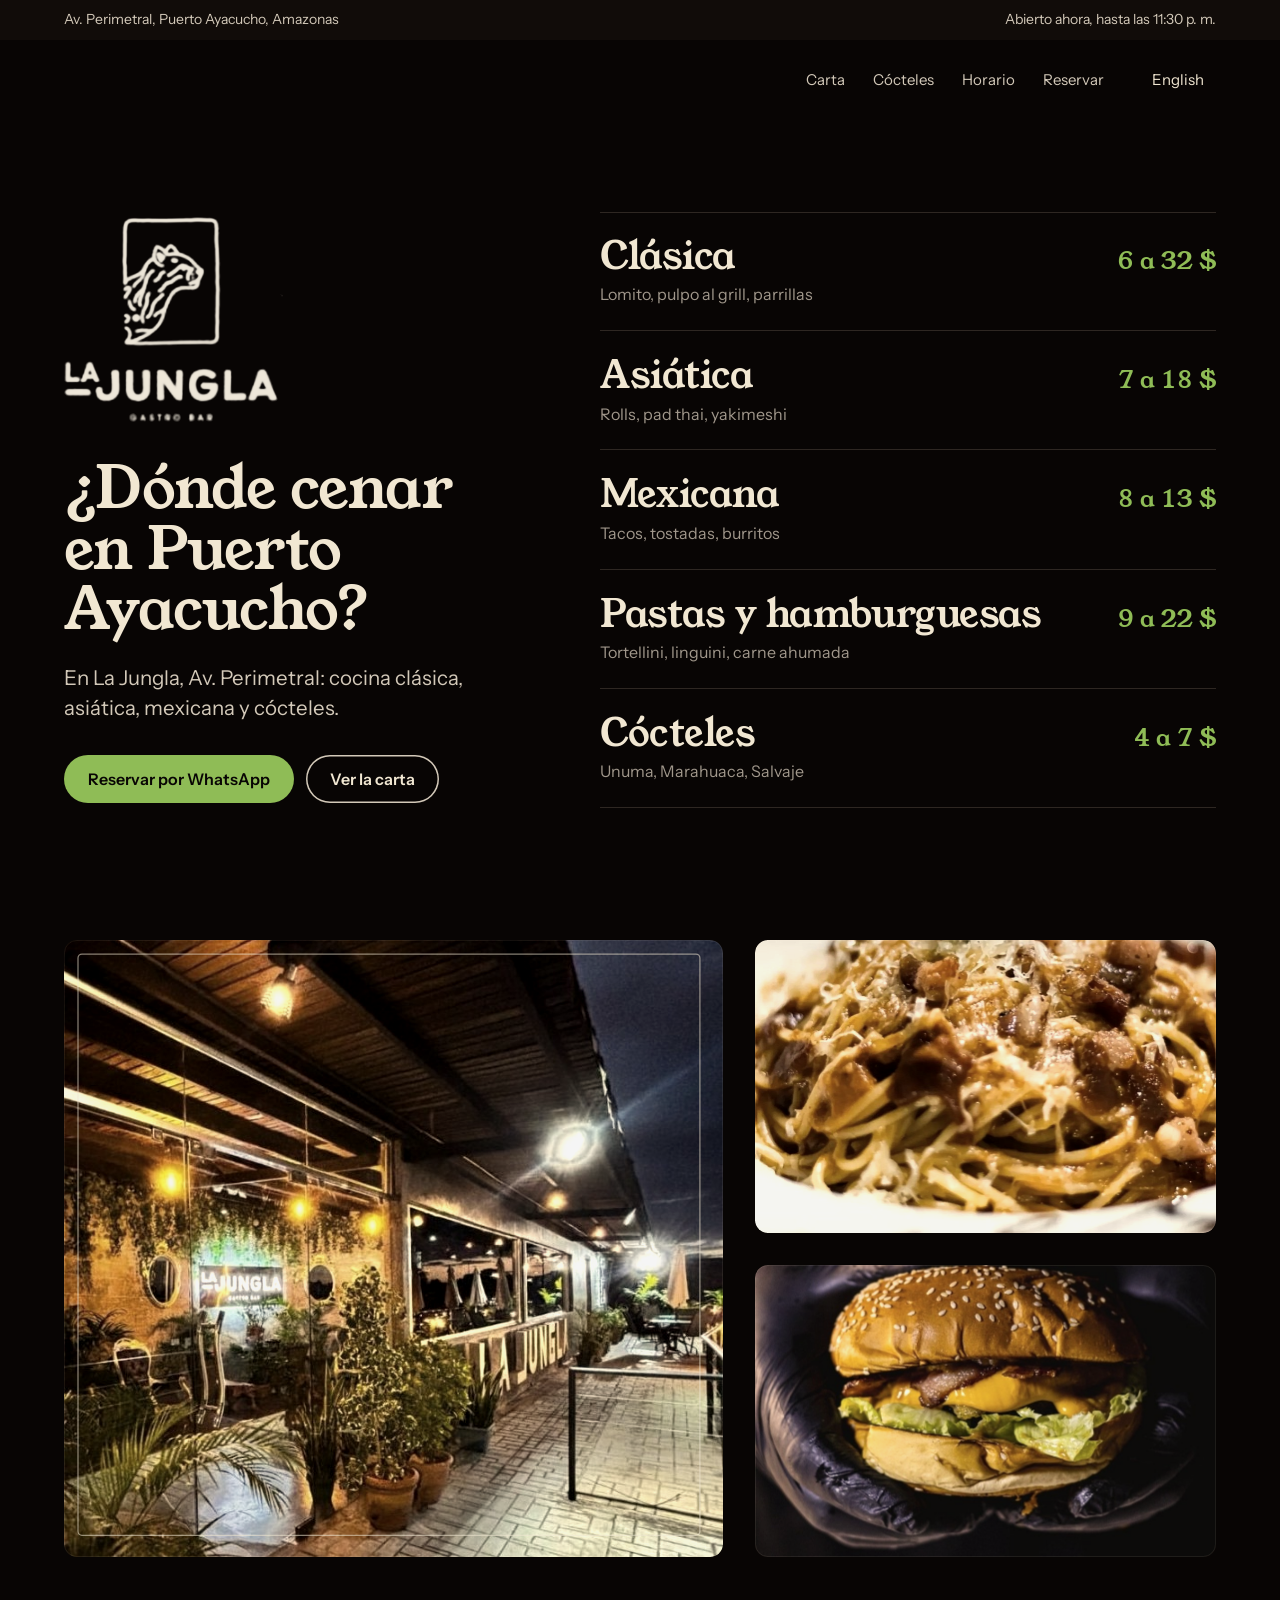
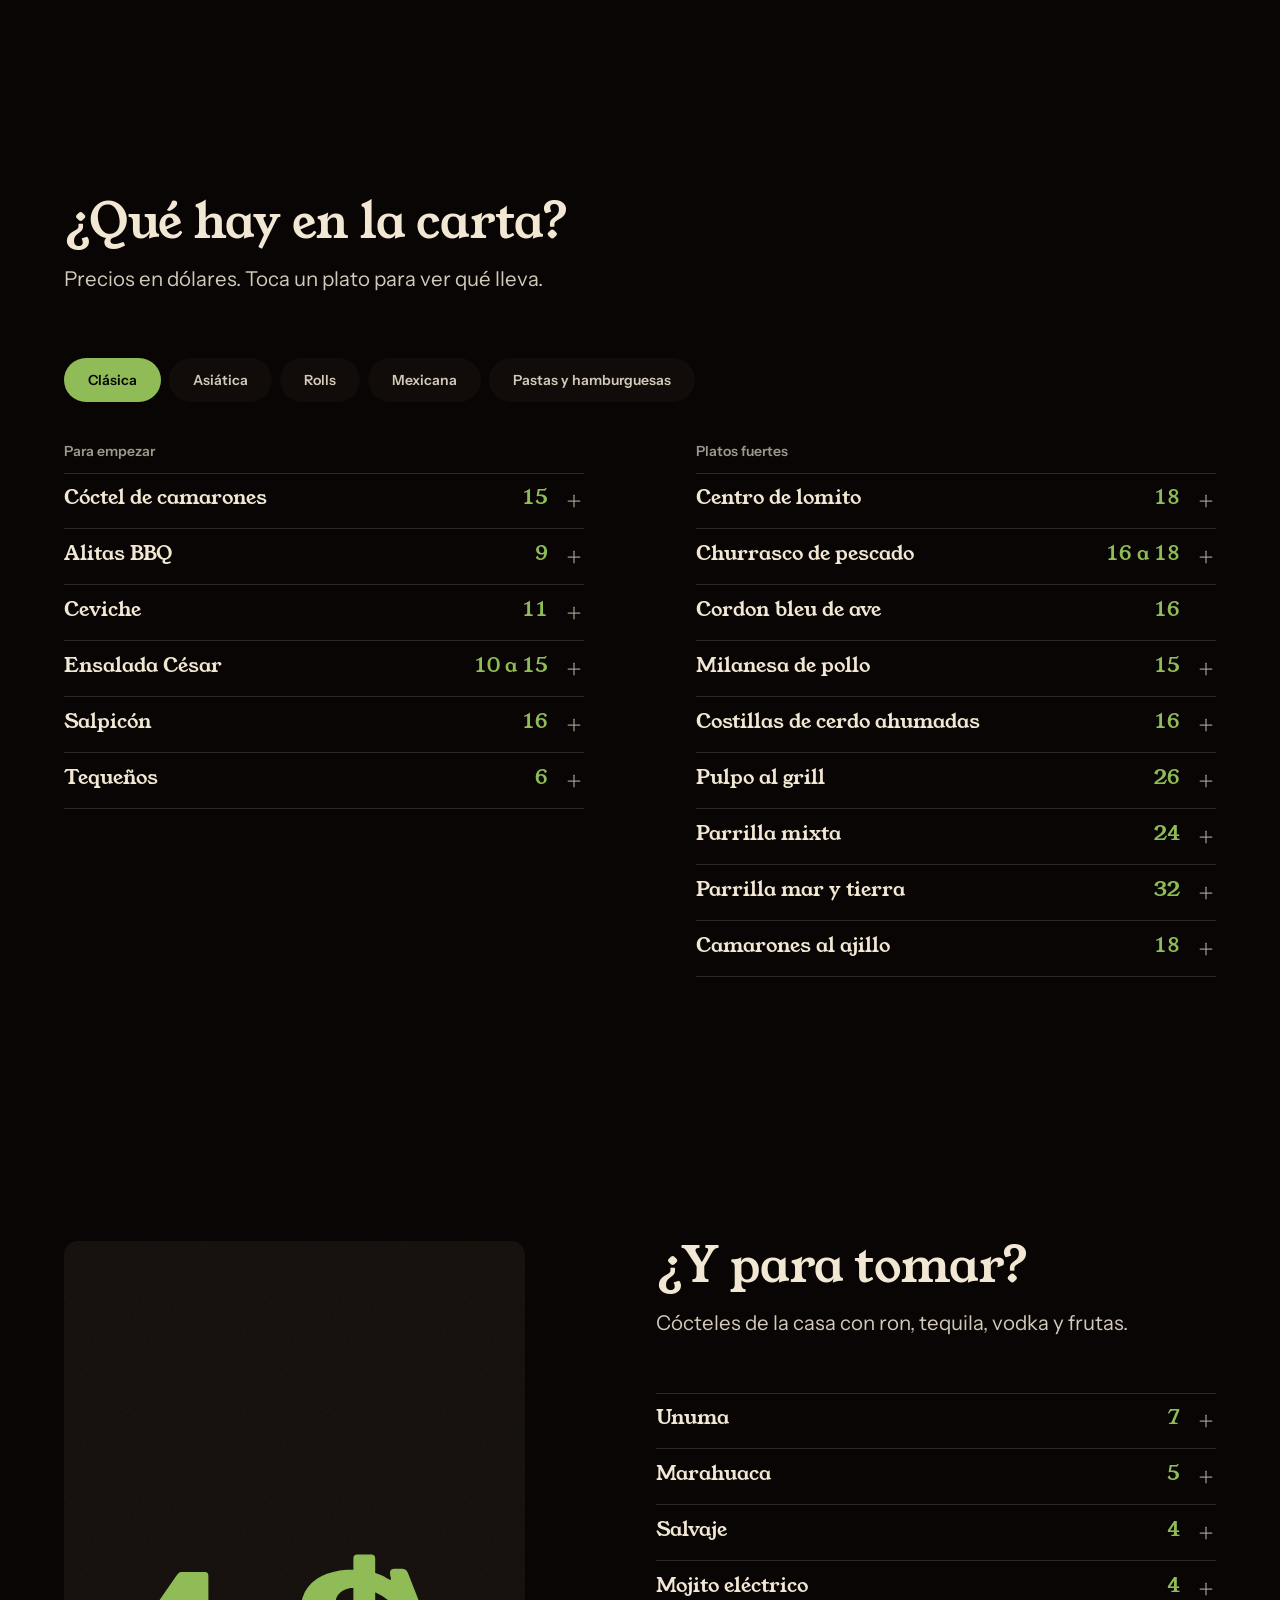
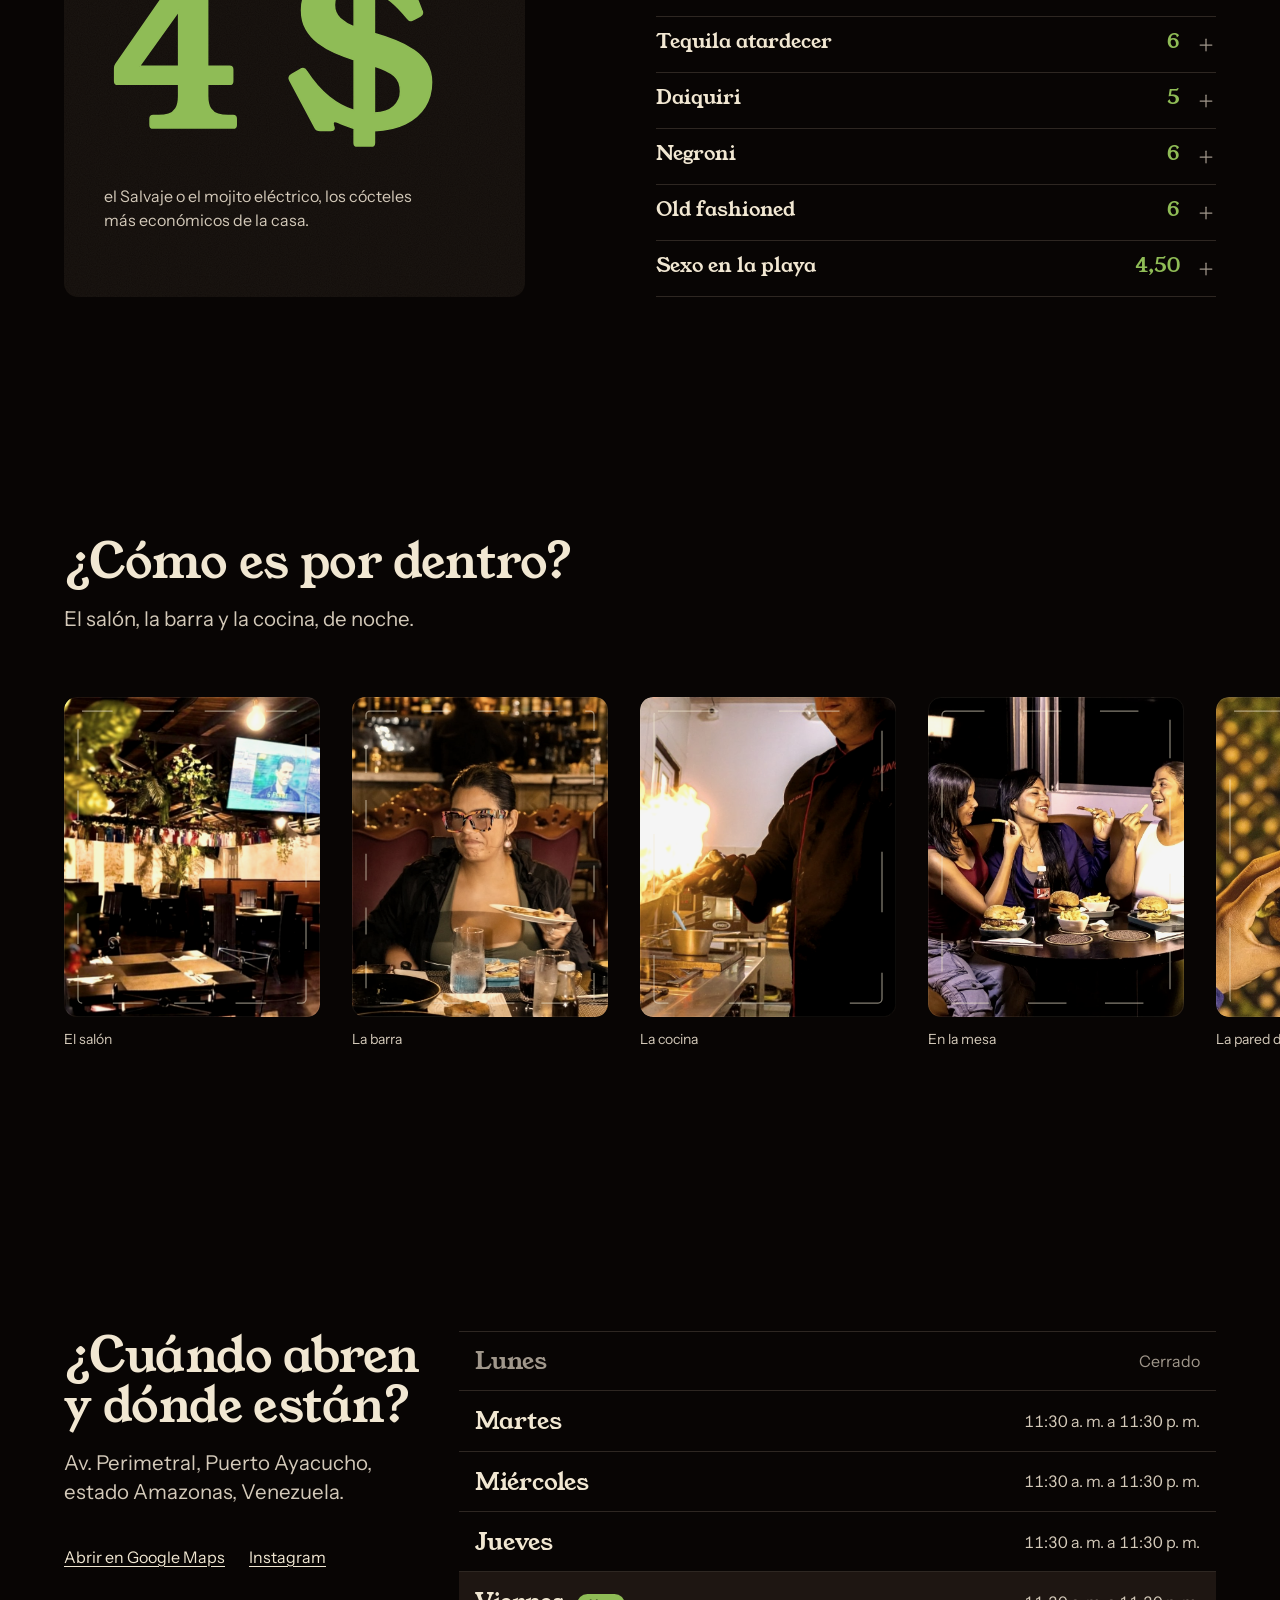
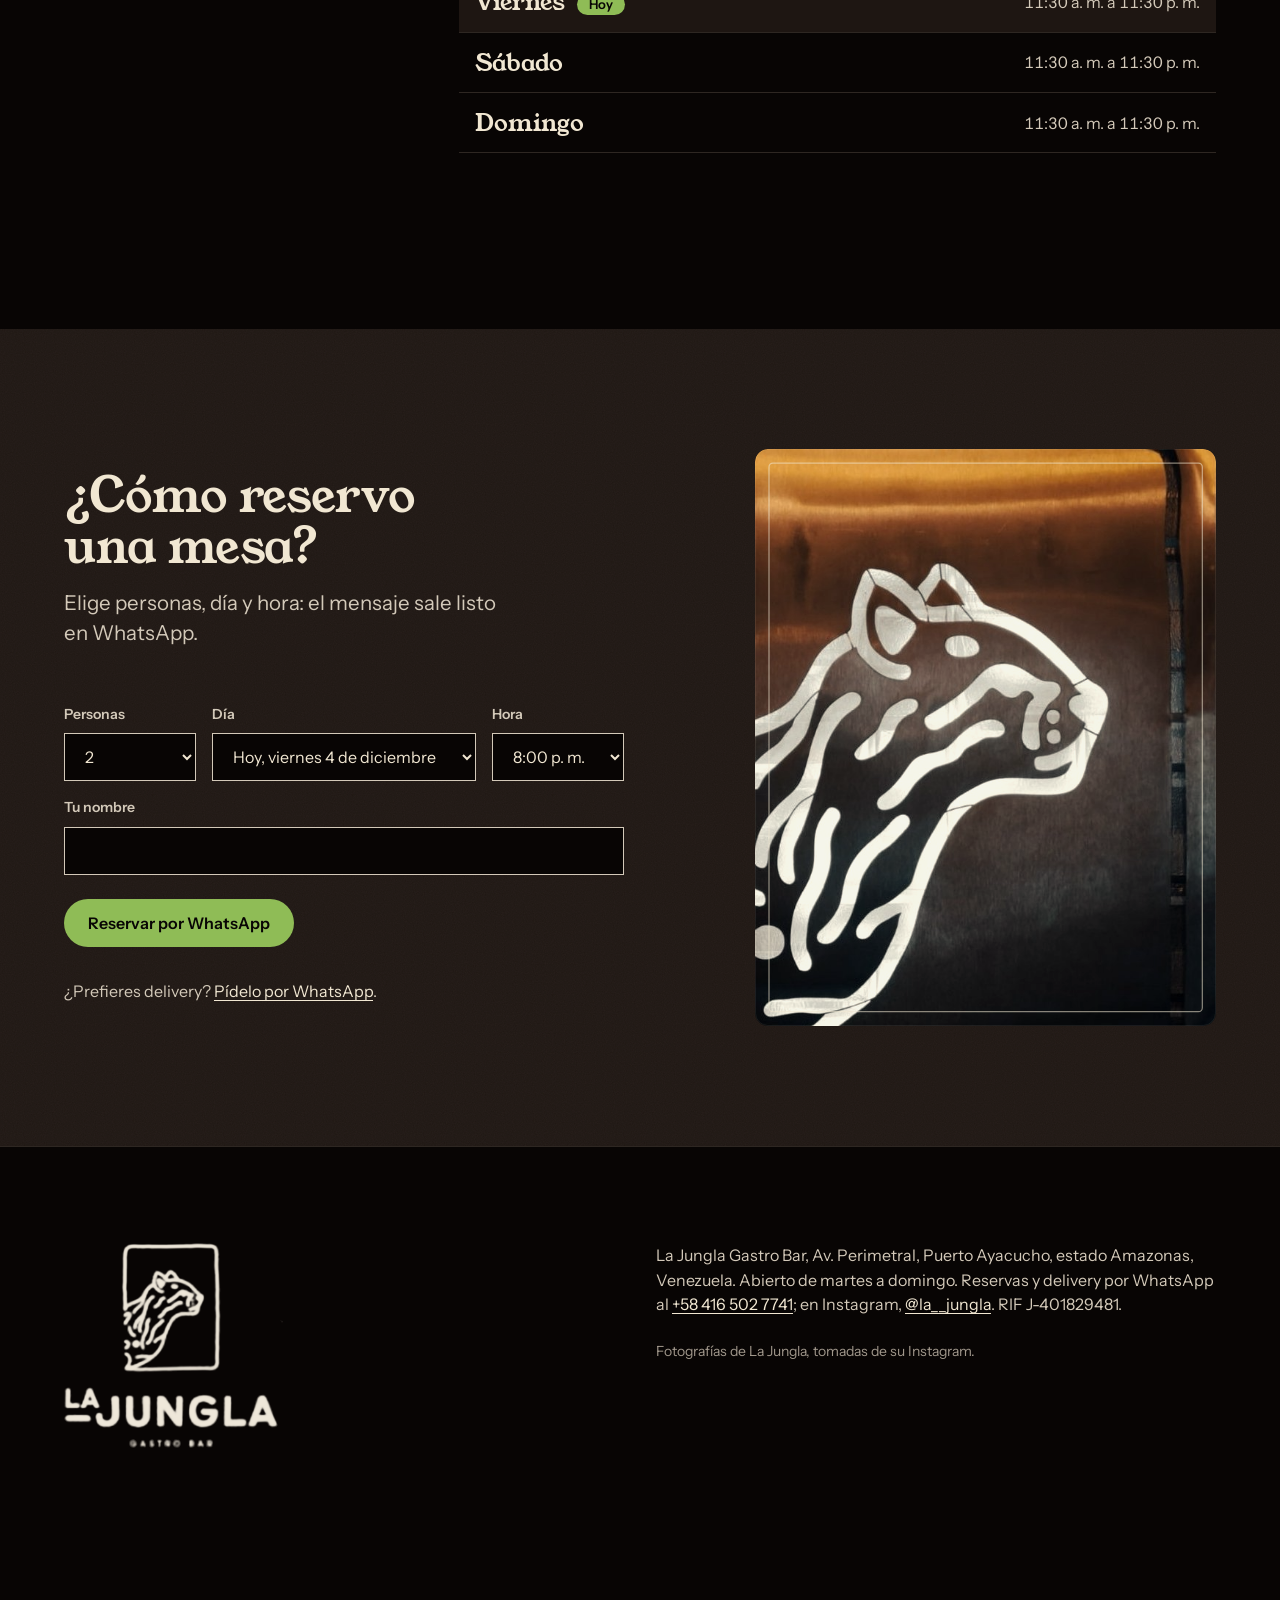
<file: index.html>
<!doctype html>
<html lang="es">
<head>
<meta charset="utf-8">
<meta name="viewport" content="width=device-width, initial-scale=1">
<title>La Jungla Gastro Bar, dónde comer en Puerto Ayacucho</title>
<meta name="description" content="Gastro-bar en la Av. Perimetral de Puerto Ayacucho, Amazonas: cocina clásica, asiática y mexicana, rolls y cócteles. Reservas y delivery por WhatsApp.">
<link rel="canonical" href="https://aaaaaaaaantonio.github.io/jungla/">
<link rel="alternate" hreflang="es" href="https://aaaaaaaaantonio.github.io/jungla/">
<link rel="alternate" hreflang="en" href="https://aaaaaaaaantonio.github.io/jungla/en/">
<link rel="preconnect" href="https://fonts.googleapis.com">
<link rel="preconnect" href="https://fonts.gstatic.com" crossorigin>
<link href="https://fonts.googleapis.com/css2?family=Young+Serif&family=Instrument+Sans:wght@400;600&display=swap" rel="stylesheet">
<link rel="stylesheet" href="assets/css/site.css">
<script>document.documentElement.classList.add('js');</script>
</head>
<body>
<a class="skip" href="#main">Saltar al contenido</a>

<div class="banner">
  <div class="container banner__in">
    <p>Av. Perimetral, Puerto Ayacucho, Amazonas</p>
    <p role="status" data-today>Martes a domingo, de 11:30 a. m. a 11:30 p. m.</p>
  </div>
</div>

<nav class="bar" aria-label="Principal" data-bar>
  <div class="container bar__in">
    <a class="wordmark" href="./" aria-label="La Jungla Gastro Bar, inicio"><img src="assets/img/logo-la-jungla.png" width="684" height="640" alt=""></a>
    <ul class="bar__links" role="list">
      <li><a href="#carta">Carta</a></li>
      <li><a href="#cocteles">Cócteles</a></li>
      <li><a href="#horario">Horario</a></li>
      <li><a href="#reservar">Reservar</a></li>
    </ul>
    <a class="bar__lang" href="en/" hreflang="en" lang="en">English</a>
  </div>
</nav>

<main id="main">
  <section class="hero" aria-labelledby="hero-h">
    <div class="container hero__grid">
      <div class="hero__text">
        <img class="hero__logo logo-draw" src="assets/img/logo-la-jungla.png" width="684" height="640" alt="La Jungla Gastro Bar" data-anim="logo" data-hero-logo>
        <h1 id="hero-h" data-anim="up" style="--i: 2">¿Dónde cenar en Puerto Ayacucho?</h1>
        <p class="lead" data-anim="up" style="--i: 3">En La Jungla, Av. Perimetral: cocina clásica, asiática, mexicana y cócteles.</p>
        <div class="actions" data-anim="up" style="--i: 4">
          <a class="btn btn--primary" href="https://wa.me/584165027741?text=Hola%2C%20quiero%20reservar%20una%20mesa%20en%20La%20Jungla." target="_blank" rel="noopener">Reservar por WhatsApp</a>
          <a class="btn btn--secondary" href="#carta">Ver la carta</a>
        </div>
      </div>
      <nav class="index" aria-label="La carta por cocina">
        <ul role="list" data-anim="lines">
          <li><a href="#carta-clasica" data-tab="clasica"><span class="index__name">Clásica</span><span class="index__dishes">Lomito, pulpo al grill, parrillas</span><span class="index__price">6 a 32 $</span></a></li>
          <li><a href="#carta-asiatica" data-tab="asiatica"><span class="index__name">Asiática</span><span class="index__dishes">Rolls, pad thai, yakimeshi</span><span class="index__price">7 a 18 $</span></a></li>
          <li><a href="#carta-mexicana" data-tab="mexicana"><span class="index__name">Mexicana</span><span class="index__dishes">Tacos, tostadas, burritos</span><span class="index__price">8 a 13 $</span></a></li>
          <li><a href="#carta-pastas" data-tab="pastas"><span class="index__name">Pastas y hamburguesas</span><span class="index__dishes">Tortellini, linguini, carne ahumada</span><span class="index__price">9 a 22 $</span></a></li>
          <li><a href="#cocteles" data-tab="cocteles"><span class="index__name">Cócteles</span><span class="index__dishes">Unuma, Marahuaca, Salvaje</span><span class="index__price">4 a 7 $</span></a></li>
        </ul>
      </nav>
    </div>
  </section>

  <section class="platos" aria-label="Platos de La Jungla">
    <div class="container platos__grid">
      <figure class="photo photo--lead" data-slot="terraza" data-alt="La entrada y la terraza, de noche" data-anim="photo"><img src="assets/img/terraza.jpg" width="733" height="700" alt="La terraza de La Jungla de noche, con plantas, luces cálidas y el nombre en la pared" loading="lazy"><svg class="frame" aria-hidden="true" data-keep><rect pathLength="1"/></svg></figure>
      <figure class="photo photo--side" data-slot="pasta-amatriciana" data-alt="Un plato de la carta, de cerca" data-anim="photo"><img src="assets/img/pasta-amatriciana.jpg" width="923" height="750" alt="Pasta amatriciana con tocineta y parmesano" loading="lazy"><svg class="frame" aria-hidden="true" data-keep><rect pathLength="1"/></svg></figure>
      <figure class="photo photo--side" data-slot="hamburguesa-brioche" data-alt="Un plato de la carta, de cerca y sobre fondo oscuro" data-anim="photo"><img src="assets/img/hamburguesa-brioche.jpg" width="923" height="875" alt="Hamburguesa con tocineta, cheddar y lechuga en pan brioche" loading="lazy"><svg class="frame" aria-hidden="true" data-keep><rect pathLength="1"/></svg></figure>
    </div>
  </section>

  <section class="carta" id="carta" aria-labelledby="carta-h">
    <div class="container">
      <div class="head" data-anim="up">
        <h2 id="carta-h">¿Qué hay en la carta?</h2>
        <p class="lead">Precios en dólares. Toca un plato para ver qué lleva.</p>
      </div>
      <div class="switch" data-switch>
        <div class="tabs" role="tablist" aria-label="Cocinas">
          <button type="button" class="tab" role="tab" id="tab-clasica" aria-controls="carta-clasica" aria-selected="true">Clásica</button>
          <button type="button" class="tab" role="tab" id="tab-asiatica" aria-controls="carta-asiatica" aria-selected="false" tabindex="-1">Asiática</button>
          <button type="button" class="tab" role="tab" id="tab-rolls" aria-controls="carta-rolls" aria-selected="false" tabindex="-1">Rolls</button>
          <button type="button" class="tab" role="tab" id="tab-mexicana" aria-controls="carta-mexicana" aria-selected="false" tabindex="-1">Mexicana</button>
          <button type="button" class="tab" role="tab" id="tab-pastas" aria-controls="carta-pastas" aria-selected="false" tabindex="-1">Pastas y hamburguesas</button>
        </div>
        <section class="panel" role="tabpanel" id="carta-clasica" aria-labelledby="tab-clasica" tabindex="0">
          <h3 class="panel__title">Clásica</h3>
          <div class="panel__cols">
          <div class="group">
            <h4 class="group__title">Para empezar</h4>
            <ul class="dishes" role="list" data-anim="lines"><li><details class="dish"><summary><span class="dish__name">Cóctel de camarones</span><span class="dish__price">15</span><svg class="dish__icon" width="20" height="20" viewBox="0 0 24 24" fill="none" stroke="currentColor" stroke-width="1.5" stroke-linecap="round" stroke-linejoin="round" aria-hidden="true"><path d="M5 12h14"/><path d="M12 5v14"/></svg></summary><div class="dish__more"><p>Con zumo de limón y salsa roja.</p></div></details></li><li><details class="dish"><summary><span class="dish__name">Alitas BBQ</span><span class="dish__price">9</span><svg class="dish__icon" width="20" height="20" viewBox="0 0 24 24" fill="none" stroke="currentColor" stroke-width="1.5" stroke-linecap="round" stroke-linejoin="round" aria-hidden="true"><path d="M5 12h14"/><path d="M12 5v14"/></svg></summary><div class="dish__more"><p>5 unidades horneadas y barnizadas en salsa BBQ.</p></div></details></li><li><details class="dish"><summary><span class="dish__name">Ceviche</span><span class="dish__price">11</span><svg class="dish__icon" width="20" height="20" viewBox="0 0 24 24" fill="none" stroke="currentColor" stroke-width="1.5" stroke-linecap="round" stroke-linejoin="round" aria-hidden="true"><path d="M5 12h14"/><path d="M12 5v14"/></svg></summary><div class="dish__more"><p>Corvina, leche de tigre y crujiente de plátano.</p></div></details></li><li><details class="dish"><summary><span class="dish__name">Ensalada César</span><span class="dish__price">10 a 15</span><svg class="dish__icon" width="20" height="20" viewBox="0 0 24 24" fill="none" stroke="currentColor" stroke-width="1.5" stroke-linecap="round" stroke-linejoin="round" aria-hidden="true"><path d="M5 12h14"/><path d="M12 5v14"/></svg></summary><div class="dish__more"><p>Crotones, tocineta y aderezo César con parmesano.</p><dl class="variants"><div><dt>Clásica</dt><dd>10</dd></div><div><dt>Con tiras de pollo crispy</dt><dd>12</dd></div><div><dt>Con camarones rebozados</dt><dd>15</dd></div></dl></div></details></li><li><details class="dish"><summary><span class="dish__name">Salpicón</span><span class="dish__price">16</span><svg class="dish__icon" width="20" height="20" viewBox="0 0 24 24" fill="none" stroke="currentColor" stroke-width="1.5" stroke-linecap="round" stroke-linejoin="round" aria-hidden="true"><path d="M5 12h14"/><path d="M12 5v14"/></svg></summary><div class="dish__more"><p>De mariscos varios con chips de plátano.</p></div></details></li><li><details class="dish"><summary><span class="dish__name">Tequeños</span><span class="dish__price">6</span><svg class="dish__icon" width="20" height="20" viewBox="0 0 24 24" fill="none" stroke="currentColor" stroke-width="1.5" stroke-linecap="round" stroke-linejoin="round" aria-hidden="true"><path d="M5 12h14"/><path d="M12 5v14"/></svg></summary><div class="dish__more"><p>De queso.</p></div></details></li></ul>
          </div>
          <div class="group">
            <h4 class="group__title">Platos fuertes</h4>
            <ul class="dishes" role="list" data-anim="lines"><li><details class="dish"><summary><span class="dish__name">Centro de lomito</span><span class="dish__price">18</span><svg class="dish__icon" width="20" height="20" viewBox="0 0 24 24" fill="none" stroke="currentColor" stroke-width="1.5" stroke-linecap="round" stroke-linejoin="round" aria-hidden="true"><path d="M5 12h14"/><path d="M12 5v14"/></svg></summary><div class="dish__more"><p>200 g de centro de lomito de res al término, con salsa de oporto, champiñones o maître d’hôtel.</p></div></details></li><li><details class="dish"><summary><span class="dish__name">Churrasco de pescado</span><span class="dish__price">16 a 18</span><svg class="dish__icon" width="20" height="20" viewBox="0 0 24 24" fill="none" stroke="currentColor" stroke-width="1.5" stroke-linecap="round" stroke-linejoin="round" aria-hidden="true"><path d="M5 12h14"/><path d="M12 5v14"/></svg></summary><div class="dish__more"><p>Con salsa meunière, al ajillo, salsa verde o vinagreta de limón y alcaparras.</p><dl class="variants"><div><dt>Con salsa a elección</dt><dd>16</dd></div><div><dt>Con curry o ajillo de camarones</dt><dd>18</dd></div></dl></div></details></li><li><div class="dish dish--plain"><span class="dish__name">Cordon bleu de ave</span><span class="dish__price">16</span></div></li><li><details class="dish"><summary><span class="dish__name">Milanesa de pollo</span><span class="dish__price">15</span><svg class="dish__icon" width="20" height="20" viewBox="0 0 24 24" fill="none" stroke="currentColor" stroke-width="1.5" stroke-linecap="round" stroke-linejoin="round" aria-hidden="true"><path d="M5 12h14"/><path d="M12 5v14"/></svg></summary><div class="dish__more"><p>Suprema empanizada con salsa napolitana al gratén.</p></div></details></li><li><details class="dish"><summary><span class="dish__name">Costillas de cerdo ahumadas</span><span class="dish__price">16</span><svg class="dish__icon" width="20" height="20" viewBox="0 0 24 24" fill="none" stroke="currentColor" stroke-width="1.5" stroke-linecap="round" stroke-linejoin="round" aria-hidden="true"><path d="M5 12h14"/><path d="M12 5v14"/></svg></summary><div class="dish__more"><p>Ración de costillas ahumadas, marinadas en salsa roja.</p></div></details></li><li><details class="dish"><summary><span class="dish__name">Pulpo al grill</span><span class="dish__price">26</span><svg class="dish__icon" width="20" height="20" viewBox="0 0 24 24" fill="none" stroke="currentColor" stroke-width="1.5" stroke-linecap="round" stroke-linejoin="round" aria-hidden="true"><path d="M5 12h14"/><path d="M12 5v14"/></svg></summary><div class="dish__more"><p>Pulpo a la parrilla al balsámico.</p></div></details></li><li><details class="dish"><summary><span class="dish__name">Parrilla mixta</span><span class="dish__price">24</span><svg class="dish__icon" width="20" height="20" viewBox="0 0 24 24" fill="none" stroke="currentColor" stroke-width="1.5" stroke-linecap="round" stroke-linejoin="round" aria-hidden="true"><path d="M5 12h14"/><path d="M12 5v14"/></svg></summary><div class="dish__more"><p>Carne y pollo.</p></div></details></li><li><details class="dish"><summary><span class="dish__name">Parrilla mar y tierra</span><span class="dish__price">32</span><svg class="dish__icon" width="20" height="20" viewBox="0 0 24 24" fill="none" stroke="currentColor" stroke-width="1.5" stroke-linecap="round" stroke-linejoin="round" aria-hidden="true"><path d="M5 12h14"/><path d="M12 5v14"/></svg></summary><div class="dish__more"><p>Carne, pollo y mariscos.</p></div></details></li><li><details class="dish"><summary><span class="dish__name">Camarones al ajillo</span><span class="dish__price">18</span><svg class="dish__icon" width="20" height="20" viewBox="0 0 24 24" fill="none" stroke="currentColor" stroke-width="1.5" stroke-linecap="round" stroke-linejoin="round" aria-hidden="true"><path d="M5 12h14"/><path d="M12 5v14"/></svg></summary><div class="dish__more"><p>Con ajo y cilantro.</p></div></details></li></ul>
          </div>
          </div>
        </section>
        <section class="panel" role="tabpanel" id="carta-asiatica" aria-labelledby="tab-asiatica" tabindex="0" data-start-hidden>
          <h3 class="panel__title">Asiática</h3>
          <div class="panel__cols">
          <div class="group">
            <h4 class="group__title">Para empezar</h4>
            <ul class="dishes" role="list" data-anim="lines"><li><details class="dish"><summary><span class="dish__name">Mini lumpias</span><span class="dish__price">7</span><svg class="dish__icon" width="20" height="20" viewBox="0 0 24 24" fill="none" stroke="currentColor" stroke-width="1.5" stroke-linecap="round" stroke-linejoin="round" aria-hidden="true"><path d="M5 12h14"/><path d="M12 5v14"/></svg></summary><div class="dish__more"><p>4 unidades rellenas de vegetales con salsa de pimentón agridulce.</p></div></details></li><li><details class="dish"><summary><span class="dish__name">Korokke de sake y kani</span><span class="dish__price">9</span><svg class="dish__icon" width="20" height="20" viewBox="0 0 24 24" fill="none" stroke="currentColor" stroke-width="1.5" stroke-linecap="round" stroke-linejoin="round" aria-hidden="true"><path d="M5 12h14"/><path d="M12 5v14"/></svg></summary><div class="dish__more"><p>4 croquetas de salmón y cangrejo con tártara y salsa de anguila.</p></div></details></li><li><details class="dish"><summary><span class="dish__name">Gyozas</span><span class="dish__price dish__price--ask">Consultar</span><svg class="dish__icon" width="20" height="20" viewBox="0 0 24 24" fill="none" stroke="currentColor" stroke-width="1.5" stroke-linecap="round" stroke-linejoin="round" aria-hidden="true"><path d="M5 12h14"/><path d="M12 5v14"/></svg></summary><div class="dish__more"><p>4 unidades fritas o al vapor, rellenas de cerdo con puntos de mostaza.</p></div></details></li><li><details class="dish"><summary><span class="dish__name">Coquitos</span><span class="dish__price">11</span><svg class="dish__icon" width="20" height="20" viewBox="0 0 24 24" fill="none" stroke="currentColor" stroke-width="1.5" stroke-linecap="round" stroke-linejoin="round" aria-hidden="true"><path d="M5 12h14"/><path d="M12 5v14"/></svg></summary><div class="dish__more"><p>Salmón relleno de queso crema y aguacate, bañado en salsa de curry y anguila.</p></div></details></li><li><details class="dish"><summary><span class="dish__name">Inari kushikatsu</span><span class="dish__price">8</span><svg class="dish__icon" width="20" height="20" viewBox="0 0 24 24" fill="none" stroke="currentColor" stroke-width="1.5" stroke-linecap="round" stroke-linejoin="round" aria-hidden="true"><path d="M5 12h14"/><path d="M12 5v14"/></svg></summary><div class="dish__more"><p>Pinchos de plátano y queso empanizados con salsa de curry y de anguila.</p></div></details></li><li><details class="dish"><summary><span class="dish__name">Ensalada surimi</span><span class="dish__price">12</span><svg class="dish__icon" width="20" height="20" viewBox="0 0 24 24" fill="none" stroke="currentColor" stroke-width="1.5" stroke-linecap="round" stroke-linejoin="round" aria-hidden="true"><path d="M5 12h14"/><path d="M12 5v14"/></svg></summary><div class="dish__more"><p>Algas y masago, cangrejo y aguacate, coronada con langostinos empanizados.</p></div></details></li><li><details class="dish"><summary><span class="dish__name">Nigiri tradicional</span><span class="dish__price">8</span><svg class="dish__icon" width="20" height="20" viewBox="0 0 24 24" fill="none" stroke="currentColor" stroke-width="1.5" stroke-linecap="round" stroke-linejoin="round" aria-hidden="true"><path d="M5 12h14"/><path d="M12 5v14"/></svg></summary><div class="dish__more"><p>Cortes de pescado fresco: salmón, atún y cangrejo.</p></div></details></li></ul>
          </div>
          <div class="group">
            <h4 class="group__title">Platos fuertes</h4>
            <ul class="dishes" role="list" data-anim="lines"><li><details class="dish"><summary><span class="dish__name">Chao fan</span><span class="dish__price">12</span><svg class="dish__icon" width="20" height="20" viewBox="0 0 24 24" fill="none" stroke="currentColor" stroke-width="1.5" stroke-linecap="round" stroke-linejoin="round" aria-hidden="true"><path d="M5 12h14"/><path d="M12 5v14"/></svg></summary><div class="dish__more"><p>Arroz frito con vegetales, huevo y carne o pollo, tradicional con salsa de soya o cantonés.</p></div></details></li><li><details class="dish"><summary><span class="dish__name">Yakimeshi</span><span class="dish__price">17</span><svg class="dish__icon" width="20" height="20" viewBox="0 0 24 24" fill="none" stroke="currentColor" stroke-width="1.5" stroke-linecap="round" stroke-linejoin="round" aria-hidden="true"><path d="M5 12h14"/><path d="M12 5v14"/></svg></summary><div class="dish__more"><p>Arroz salteado con camarones y vegetales al estilo japonés, con huevo y katsuobushi.</p></div></details></li><li><details class="dish"><summary><span class="dish__name">Pad thai</span><span class="dish__price">14</span><svg class="dish__icon" width="20" height="20" viewBox="0 0 24 24" fill="none" stroke="currentColor" stroke-width="1.5" stroke-linecap="round" stroke-linejoin="round" aria-hidden="true"><path d="M5 12h14"/><path d="M12 5v14"/></svg></summary><div class="dish__more"><p>Fideos al huevo con camarones, merey, brotes de soya y salsa thai cítrica dulce.</p></div></details></li><li><details class="dish"><summary><span class="dish__name">Ihaithai</span><span class="dish__price">13</span><svg class="dish__icon" width="20" height="20" viewBox="0 0 24 24" fill="none" stroke="currentColor" stroke-width="1.5" stroke-linecap="round" stroke-linejoin="round" aria-hidden="true"><path d="M5 12h14"/><path d="M12 5v14"/></svg></summary><div class="dish__more"><p>Fideos salteados con vegetales y lomito en salsa de ostras, sobre crema de coco y queso, estilo thai.</p></div></details></li><li><details class="dish"><summary><span class="dish__name">Lo mein kao</span><span class="dish__price">12</span><svg class="dish__icon" width="20" height="20" viewBox="0 0 24 24" fill="none" stroke="currentColor" stroke-width="1.5" stroke-linecap="round" stroke-linejoin="round" aria-hidden="true"><path d="M5 12h14"/><path d="M12 5v14"/></svg></summary><div class="dish__more"><p>Fideos de trigo o arroz salteados con vegetales, salsa de ostras y pollo.</p></div></details></li><li><details class="dish"><summary><span class="dish__name">Sopa miso</span><span class="dish__price">10</span><svg class="dish__icon" width="20" height="20" viewBox="0 0 24 24" fill="none" stroke="currentColor" stroke-width="1.5" stroke-linecap="round" stroke-linejoin="round" aria-hidden="true"><path d="M5 12h14"/><path d="M12 5v14"/></svg></summary><div class="dish__more"><p>Caldo miso con camarones, cebollín, huevo encurtido y katsuobushi.</p></div></details></li></ul>
          </div>
          </div>
        </section>
        <section class="panel panel--one" role="tabpanel" id="carta-rolls" aria-labelledby="tab-rolls" tabindex="0" data-start-hidden>
          <h3 class="panel__title">Rolls</h3>
          <div class="panel__cols">
          <div class="group">
            <h4 class="group__title">Rolls fríos</h4>
            <ul class="dishes" role="list" data-anim="lines"><li><details class="dish"><summary><span class="dish__name">Rainbow</span><span class="dish__price">12</span><svg class="dish__icon" width="20" height="20" viewBox="0 0 24 24" fill="none" stroke="currentColor" stroke-width="1.5" stroke-linecap="round" stroke-linejoin="round" aria-hidden="true"><path d="M5 12h14"/><path d="M12 5v14"/></svg></summary><div class="dish__more"><p>Kani, pepino y aguacate, cubierto con masago y sésamo, con wakame y topping de pescado.</p></div></details></li><li><details class="dish"><summary><span class="dish__name">Friend</span><span class="dish__price">12</span><svg class="dish__icon" width="20" height="20" viewBox="0 0 24 24" fill="none" stroke="currentColor" stroke-width="1.5" stroke-linecap="round" stroke-linejoin="round" aria-hidden="true"><path d="M5 12h14"/><path d="M12 5v14"/></svg></summary><div class="dish__more"><p>Langostinos empanizados, queso crema y cebollín, cubierto con aguacate, salsa de anguila y mayo-spice.</p></div></details></li><li><details class="dish"><summary><span class="dish__name">VIP</span><span class="dish__price">10</span><svg class="dish__icon" width="20" height="20" viewBox="0 0 24 24" fill="none" stroke="currentColor" stroke-width="1.5" stroke-linecap="round" stroke-linejoin="round" aria-hidden="true"><path d="M5 12h14"/><path d="M12 5v14"/></svg></summary><div class="dish__more"><p>Cangrejo, pepino, aguacate y zanahoria, con salmón gratinado con miso-mirin.</p></div></details></li><li><details class="dish"><summary><span class="dish__name">Cero punto luxe</span><span class="dish__price">12</span><svg class="dish__icon" width="20" height="20" viewBox="0 0 24 24" fill="none" stroke="currentColor" stroke-width="1.5" stroke-linecap="round" stroke-linejoin="round" aria-hidden="true"><path d="M5 12h14"/><path d="M12 5v14"/></svg></summary><div class="dish__more"><p>Sin arroz: cortes de pescados frescos, surimi y ensalada de algas.</p></div></details></li><li><details class="dish"><summary><span class="dish__name">Spice sake</span><span class="dish__price">18</span><svg class="dish__icon" width="20" height="20" viewBox="0 0 24 24" fill="none" stroke="currentColor" stroke-width="1.5" stroke-linecap="round" stroke-linejoin="round" aria-hidden="true"><path d="M5 12h14"/><path d="M12 5v14"/></svg></summary><div class="dish__more"><p>Relleno de tartar de salmón, topping de salmón y tartar de salmón.</p></div></details></li><li><details class="dish"><summary><span class="dish__name">Scorpion</span><span class="dish__price">13</span><svg class="dish__icon" width="20" height="20" viewBox="0 0 24 24" fill="none" stroke="currentColor" stroke-width="1.5" stroke-linecap="round" stroke-linejoin="round" aria-hidden="true"><path d="M5 12h14"/><path d="M12 5v14"/></svg></summary><div class="dish__more"><p>Cangrejo y aguacate, con camarones hervidos y masago por encima.</p></div></details></li><li><details class="dish"><summary><span class="dish__name">Banana</span><span class="dish__price">15</span><svg class="dish__icon" width="20" height="20" viewBox="0 0 24 24" fill="none" stroke="currentColor" stroke-width="1.5" stroke-linecap="round" stroke-linejoin="round" aria-hidden="true"><path d="M5 12h14"/><path d="M12 5v14"/></svg></summary><div class="dish__more"><p>Camarón y cangrejo empanizado, cebollín y queso crema, cubierto con plátano y ensalada dinamita, en salsa fuji.</p></div></details></li></ul>
          </div>
          </div>
        </section>
        <section class="panel" role="tabpanel" id="carta-mexicana" aria-labelledby="tab-mexicana" tabindex="0" data-start-hidden>
          <h3 class="panel__title">Mexicana</h3>
          <div class="panel__cols">
          <div class="group">
            <h4 class="group__title">Para empezar</h4>
            <ul class="dishes" role="list" data-anim="lines"><li><details class="dish"><summary><span class="dish__name">Nachos</span><span class="dish__price">8 a 11</span><svg class="dish__icon" width="20" height="20" viewBox="0 0 24 24" fill="none" stroke="currentColor" stroke-width="1.5" stroke-linecap="round" stroke-linejoin="round" aria-hidden="true"><path d="M5 12h14"/><path d="M12 5v14"/></svg></summary><div class="dish__more"><p>Tortilla de maíz frita con queso cheddar y tocineta troceada.</p><dl class="variants"><div><dt>Clásicos</dt><dd>8</dd></div><div><dt>Con carne o pollo</dt><dd>11</dd></div></dl></div></details></li></ul>
          </div>
          <div class="group">
            <h4 class="group__title">Platos fuertes</h4>
            <ul class="dishes" role="list" data-anim="lines"><li><details class="dish"><summary><span class="dish__name">Tacos</span><span class="dish__price">12 a 13</span><svg class="dish__icon" width="20" height="20" viewBox="0 0 24 24" fill="none" stroke="currentColor" stroke-width="1.5" stroke-linecap="round" stroke-linejoin="round" aria-hidden="true"><path d="M5 12h14"/><path d="M12 5v14"/></svg></summary><div class="dish__more"><p>Tortilla de maíz, lechuga, queso blanco, guacamole, crema de frijoles y crema agria.</p><dl class="variants"><div><dt>De carne</dt><dd>12</dd></div><div><dt>De pollo</dt><dd>12</dd></div><div><dt>De porkbelly, con maíz</dt><dd>13</dd></div></dl></div></details></li><li><details class="dish"><summary><span class="dish__name">Tostadas</span><span class="dish__price">11 a 13</span><svg class="dish__icon" width="20" height="20" viewBox="0 0 24 24" fill="none" stroke="currentColor" stroke-width="1.5" stroke-linecap="round" stroke-linejoin="round" aria-hidden="true"><path d="M5 12h14"/><path d="M12 5v14"/></svg></summary><div class="dish__more"><p>Tortilla de maíz, lechuga, queso blanco, guacamole, crema de frijoles y crema agria.</p><dl class="variants"><div><dt>De carne</dt><dd>11</dd></div><div><dt>De pollo</dt><dd>11</dd></div><div><dt>De porkbelly, con maíz</dt><dd>13</dd></div></dl></div></details></li><li><details class="dish"><summary><span class="dish__name">Burrito tradicional</span><span class="dish__price">11</span><svg class="dish__icon" width="20" height="20" viewBox="0 0 24 24" fill="none" stroke="currentColor" stroke-width="1.5" stroke-linecap="round" stroke-linejoin="round" aria-hidden="true"><path d="M5 12h14"/><path d="M12 5v14"/></svg></summary><div class="dish__more"><p>Tortilla de trigo, carne, mozzarella, crema de frijol, lechuga, pico de gallo, guacamole, maíz y crema agria.</p></div></details></li><li><details class="dish"><summary><span class="dish__name">Burrito de tocineta y queso suizo</span><span class="dish__price">12</span><svg class="dish__icon" width="20" height="20" viewBox="0 0 24 24" fill="none" stroke="currentColor" stroke-width="1.5" stroke-linecap="round" stroke-linejoin="round" aria-hidden="true"><path d="M5 12h14"/><path d="M12 5v14"/></svg></summary><div class="dish__more"><p>Tortilla de maíz con carne, queso suizo, lechuga y guacamole, enrollada en tocineta.</p></div></details></li></ul>
          </div>
          </div>
        </section>
        <section class="panel" role="tabpanel" id="carta-pastas" aria-labelledby="tab-pastas" tabindex="0" data-start-hidden>
          <h3 class="panel__title">Pastas y hamburguesas</h3>
          <div class="panel__cols">
          <div class="group">
            <h4 class="group__title">Pastas</h4>
            <ul class="dishes" role="list" data-anim="lines"><li><details class="dish"><summary><span class="dish__name">Tortellini</span><span class="dish__price">12</span><svg class="dish__icon" width="20" height="20" viewBox="0 0 24 24" fill="none" stroke="currentColor" stroke-width="1.5" stroke-linecap="round" stroke-linejoin="round" aria-hidden="true"><path d="M5 12h14"/><path d="M12 5v14"/></svg></summary><div class="dish__more"><p>Pasta de la casa rellena de ricota y espinaca, en la salsa que elijas.</p></div></details></li><li><details class="dish"><summary><span class="dish__name">Ravioli</span><span class="dish__price">12</span><svg class="dish__icon" width="20" height="20" viewBox="0 0 24 24" fill="none" stroke="currentColor" stroke-width="1.5" stroke-linecap="round" stroke-linejoin="round" aria-hidden="true"><path d="M5 12h14"/><path d="M12 5v14"/></svg></summary><div class="dish__more"><p>Pasta de la casa rellena de cordero, en la salsa que elijas.</p></div></details></li><li><details class="dish"><summary><span class="dish__name">Linguini</span><span class="dish__price">12 a 22</span><svg class="dish__icon" width="20" height="20" viewBox="0 0 24 24" fill="none" stroke="currentColor" stroke-width="1.5" stroke-linecap="round" stroke-linejoin="round" aria-hidden="true"><path d="M5 12h14"/><path d="M12 5v14"/></svg></summary><div class="dish__more"><dl class="variants"><div><dt>Con la salsa que elijas</dt><dd>12</dd></div><div><dt>Alfredo de vegetales</dt><dd>14</dd></div><div><dt>Alfredo de lomito</dt><dd>14</dd></div><div><dt>Alfredo de camarones</dt><dd>18</dd></div><div><dt>A la marinera</dt><dd>22</dd></div></dl></div></details></li></ul>
            <p class="group__note">Salsas: amatriciana, puttanesca, carbonara o pesto.</p>
          </div>
          <div class="group">
            <h4 class="group__title">Hamburguesas, con papas fritas</h4>
            <ul class="dishes" role="list" data-anim="lines"><li><details class="dish"><summary><span class="dish__name">Carne ahumada + grill</span><span class="dish__price">11</span><svg class="dish__icon" width="20" height="20" viewBox="0 0 24 24" fill="none" stroke="currentColor" stroke-width="1.5" stroke-linecap="round" stroke-linejoin="round" aria-hidden="true"><path d="M5 12h14"/><path d="M12 5v14"/></svg></summary><div class="dish__more"><p>200 g de carne de res, lechuga, tomate, cheddar y tocineta.</p></div></details></li><li><details class="dish"><summary><span class="dish__name">Pollo crispy</span><span class="dish__price">11</span><svg class="dish__icon" width="20" height="20" viewBox="0 0 24 24" fill="none" stroke="currentColor" stroke-width="1.5" stroke-linecap="round" stroke-linejoin="round" aria-hidden="true"><path d="M5 12h14"/><path d="M12 5v14"/></svg></summary><div class="dish__more"><p>Pechuga de pollo, doble cheddar y tocineta troceada.</p></div></details></li><li><details class="dish"><summary><span class="dish__name">César</span><span class="dish__price">12</span><svg class="dish__icon" width="20" height="20" viewBox="0 0 24 24" fill="none" stroke="currentColor" stroke-width="1.5" stroke-linecap="round" stroke-linejoin="round" aria-hidden="true"><path d="M5 12h14"/><path d="M12 5v14"/></svg></summary><div class="dish__more"><p>Pechuga de pollo, cheddar, doble tocineta y aderezo César.</p></div></details></li><li><details class="dish"><summary><span class="dish__name">Nuggets o tenders, para niños</span><span class="dish__price">9</span><svg class="dish__icon" width="20" height="20" viewBox="0 0 24 24" fill="none" stroke="currentColor" stroke-width="1.5" stroke-linecap="round" stroke-linejoin="round" aria-hidden="true"><path d="M5 12h14"/><path d="M12 5v14"/></svg></summary><div class="dish__more"><p>Con papas fritas y salsa de tomate.</p></div></details></li></ul>
          </div>
          </div>
        </section>
      </div>
    </div>
  </section>

  <section class="tragos" id="cocteles" aria-labelledby="tragos-h">
    <div class="container tragos__grid">
      <div class="tragos__fig well grained" data-anim="up">
        <p class="figure"><span class="visually-hidden">4 $</span><svg class="figure__svg" viewBox="0 0 340 220" aria-hidden="true" data-anim="figure"><text x="2" y="182">4 $</text></svg></p>
        <p class="figure__label">el Salvaje o el mojito eléctrico, los cócteles más económicos de la casa.</p>
      </div>
      <div class="tragos__list">
        <div class="head" data-anim="up">
          <h2 id="tragos-h">¿Y para tomar?</h2>
          <p class="lead">Cócteles de la casa con ron, tequila, vodka y frutas.</p>
        </div>
        <ul class="dishes" role="list" data-anim="lines"><li><details class="dish"><summary><span class="dish__name">Unuma</span><span class="dish__price">7</span><svg class="dish__icon" width="20" height="20" viewBox="0 0 24 24" fill="none" stroke="currentColor" stroke-width="1.5" stroke-linecap="round" stroke-linejoin="round" aria-hidden="true"><path d="M5 12h14"/><path d="M12 5v14"/></svg></summary><div class="dish__more"><p>Colada, licor de coco, ron blanco, piña y leche condensada.</p></div></details></li><li><details class="dish"><summary><span class="dish__name">Marahuaca</span><span class="dish__price">5</span><svg class="dish__icon" width="20" height="20" viewBox="0 0 24 24" fill="none" stroke="currentColor" stroke-width="1.5" stroke-linecap="round" stroke-linejoin="round" aria-hidden="true"><path d="M5 12h14"/><path d="M12 5v14"/></svg></summary><div class="dish__more"><p>Sangría, chinotto, limón y naranja.</p></div></details></li><li><details class="dish"><summary><span class="dish__name">Salvaje</span><span class="dish__price">4</span><svg class="dish__icon" width="20" height="20" viewBox="0 0 24 24" fill="none" stroke="currentColor" stroke-width="1.5" stroke-linecap="round" stroke-linejoin="round" aria-hidden="true"><path d="M5 12h14"/><path d="M12 5v14"/></svg></summary><div class="dish__more"><p>Ron dorado, limón, jengibre y azúcar.</p></div></details></li><li><details class="dish"><summary><span class="dish__name">Mojito eléctrico</span><span class="dish__price">4</span><svg class="dish__icon" width="20" height="20" viewBox="0 0 24 24" fill="none" stroke="currentColor" stroke-width="1.5" stroke-linecap="round" stroke-linejoin="round" aria-hidden="true"><path d="M5 12h14"/><path d="M12 5v14"/></svg></summary><div class="dish__more"><p>Ron blanco y curaçao.</p></div></details></li><li><details class="dish"><summary><span class="dish__name">Tequila atardecer</span><span class="dish__price">6</span><svg class="dish__icon" width="20" height="20" viewBox="0 0 24 24" fill="none" stroke="currentColor" stroke-width="1.5" stroke-linecap="round" stroke-linejoin="round" aria-hidden="true"><path d="M5 12h14"/><path d="M12 5v14"/></svg></summary><div class="dish__more"><p>Tequila, granadina y jugo de naranja.</p></div></details></li><li><details class="dish"><summary><span class="dish__name">Daiquiri</span><span class="dish__price">5</span><svg class="dish__icon" width="20" height="20" viewBox="0 0 24 24" fill="none" stroke="currentColor" stroke-width="1.5" stroke-linecap="round" stroke-linejoin="round" aria-hidden="true"><path d="M5 12h14"/><path d="M12 5v14"/></svg></summary><div class="dish__more"><p>Ron blanco, curaçao y fresas.</p></div></details></li><li><details class="dish"><summary><span class="dish__name">Negroni</span><span class="dish__price">6</span><svg class="dish__icon" width="20" height="20" viewBox="0 0 24 24" fill="none" stroke="currentColor" stroke-width="1.5" stroke-linecap="round" stroke-linejoin="round" aria-hidden="true"><path d="M5 12h14"/><path d="M12 5v14"/></svg></summary><div class="dish__more"><p>Base de vino, gin y Campari.</p></div></details></li><li><details class="dish"><summary><span class="dish__name">Old fashioned</span><span class="dish__price">6</span><svg class="dish__icon" width="20" height="20" viewBox="0 0 24 24" fill="none" stroke="currentColor" stroke-width="1.5" stroke-linecap="round" stroke-linejoin="round" aria-hidden="true"><path d="M5 12h14"/><path d="M12 5v14"/></svg></summary><div class="dish__more"><p>Whiskey y ron añejo.</p></div></details></li><li><details class="dish"><summary><span class="dish__name">Sexo en la playa</span><span class="dish__price">4,50</span><svg class="dish__icon" width="20" height="20" viewBox="0 0 24 24" fill="none" stroke="currentColor" stroke-width="1.5" stroke-linecap="round" stroke-linejoin="round" aria-hidden="true"><path d="M5 12h14"/><path d="M12 5v14"/></svg></summary><div class="dish__more"><p>Vodka, licor de coco, jugo de naranja o piña y jugo de arándano.</p></div></details></li></ul>
      </div>
    </div>
  </section>

  <section class="dentro" aria-labelledby="dentro-h">
    <div class="container">
      <div class="head" data-anim="up">
        <h2 id="dentro-h">¿Cómo es por dentro?</h2>
        <p class="lead">El salón, la barra y la cocina, de noche.</p>
      </div>
    </div>
    <ul class="rail" role="list" tabindex="0" aria-label="Fotos del local">
      <li><figure class="rail__item"><div class="photo photo--rail" data-slot="salon" data-alt="El salón con las mesas puestas, plantas colgantes y luces cálidas" data-anim="photo"><img src="assets/img/salon.jpg" width="705" height="800" alt="El salón con las mesas puestas, plantas colgantes y luces cálidas" loading="lazy"><svg class="frame" aria-hidden="true" data-keep><rect pathLength="1"/></svg></div><figcaption>El salón</figcaption></figure></li>
      <li><figure class="rail__item"><div class="photo photo--rail" data-slot="barra" data-alt="Una clienta en su mesa, con la barra y sus botellas iluminadas detrás" data-anim="photo"><img src="assets/img/barra.jpg" width="800" height="1000" alt="Una clienta en su mesa, con la barra y sus botellas iluminadas detrás" loading="lazy"><svg class="frame" aria-hidden="true" data-keep><rect pathLength="1"/></svg></div><figcaption>La barra</figcaption></figure></li>
      <li><figure class="rail__item"><div class="photo photo--rail" data-slot="cocina" data-alt="El cocinero flamea un sartén en la cocina" data-anim="photo"><img src="assets/img/cocina.jpg" width="693" height="990" alt="El cocinero flamea un sartén en la cocina" loading="lazy"><svg class="frame" aria-hidden="true" data-keep><rect pathLength="1"/></svg></div><figcaption>La cocina</figcaption></figure></li>
      <li><figure class="rail__item"><div class="photo photo--rail" data-slot="mesa-amigas" data-alt="Tres amigas comen hamburguesas con papas" data-anim="photo"><img src="assets/img/mesa-amigas.jpg" width="923" height="1000" alt="Tres amigas comen hamburguesas con papas" loading="lazy"><svg class="frame" aria-hidden="true" data-keep><rect pathLength="1"/></svg></div><figcaption>En la mesa</figcaption></figure></li>
      <li><figure class="rail__item"><div class="photo photo--rail" data-slot="hamburguesa-celosia" data-alt="Una hamburguesa frente a la pared de celosía con plantas" data-anim="photo"><img src="assets/img/hamburguesa-celosia.jpg" width="923" height="1110" alt="Una hamburguesa frente a la pared de celosía con plantas" loading="lazy"><svg class="frame" aria-hidden="true" data-keep><rect pathLength="1"/></svg></div><figcaption>La pared de celosía</figcaption></figure></li>
    </ul>
  </section>

  <section class="horario" id="horario" aria-labelledby="horario-h">
    <div class="container horario__grid">
      <div class="horario__head" data-anim="up">
        <h2 id="horario-h">¿Cuándo abren y dónde están?</h2>
        <p class="lead">Av. Perimetral, Puerto Ayacucho, estado Amazonas, Venezuela.</p>
        <p class="links"><a href="https://maps.app.goo.gl/dBsyvLY2KjqjJxrk9" target="_blank" rel="noopener">Abrir en Google Maps</a><a href="https://www.instagram.com/la__jungla/" target="_blank" rel="noopener">Instagram</a></p>
      </div>
      <table class="week" data-anim="lines">
        <caption class="visually-hidden">Horario de la semana</caption>
        <tbody>
          <tr data-day="1" class="is-closed"><th scope="row">Lunes</th><td>Cerrado</td></tr>
          <tr data-day="2"><th scope="row">Martes</th><td>11:30 a. m. a 11:30 p. m.</td></tr>
          <tr data-day="3"><th scope="row">Miércoles</th><td>11:30 a. m. a 11:30 p. m.</td></tr>
          <tr data-day="4"><th scope="row">Jueves</th><td>11:30 a. m. a 11:30 p. m.</td></tr>
          <tr data-day="5"><th scope="row">Viernes</th><td>11:30 a. m. a 11:30 p. m.</td></tr>
          <tr data-day="6"><th scope="row">Sábado</th><td>11:30 a. m. a 11:30 p. m.</td></tr>
          <tr data-day="0"><th scope="row">Domingo</th><td>11:30 a. m. a 11:30 p. m.</td></tr>
        </tbody>
      </table>
    </div>
  </section>

  <section class="reservar grained" id="reservar" aria-labelledby="reservar-h">
    <div class="container reservar__grid">
      <div class="reservar__text">
        <div class="head" data-anim="up">
          <h2 id="reservar-h">¿Cómo reservo una mesa?</h2>
          <p class="lead">Elige personas, día y hora: el mensaje sale listo en WhatsApp.</p>
        </div>
        <form class="booking" action="https://wa.me/584165027741" method="get" target="_blank" data-booking>
          <input type="hidden" name="text" value="Hola, quiero reservar una mesa en La Jungla.">
          <div class="fields">
            <div class="field"><label for="b-personas">Personas</label><select id="b-personas" data-k="personas"><option value="1">1</option><option value="2" selected>2</option><option value="3">3</option><option value="4">4</option><option value="5">5</option><option value="6">6</option><option value="7">7</option><option value="8">8</option><option value="9">9</option><option value="10">10</option><option value="10+">Más de 10</option></select></div>
            <div class="field field--day"><label for="b-dia">Día</label><select id="b-dia" data-k="dia"><option>El martes</option><option>El miércoles</option><option>El jueves</option><option>El viernes</option><option>El sábado</option><option>El domingo</option></select></div>
            <div class="field"><label for="b-hora">Hora</label><select id="b-hora" data-k="hora"><option value="11:30">11:30 a. m.</option><option value="12:00">12:00 p. m.</option><option value="12:30">12:30 p. m.</option><option value="13:00">1:00 p. m.</option><option value="13:30">1:30 p. m.</option><option value="14:00">2:00 p. m.</option><option value="14:30">2:30 p. m.</option><option value="15:00">3:00 p. m.</option><option value="15:30">3:30 p. m.</option><option value="16:00">4:00 p. m.</option><option value="16:30">4:30 p. m.</option><option value="17:00">5:00 p. m.</option><option value="17:30">5:30 p. m.</option><option value="18:00">6:00 p. m.</option><option value="18:30">6:30 p. m.</option><option value="19:00">7:00 p. m.</option><option value="19:30">7:30 p. m.</option><option value="20:00" selected>8:00 p. m.</option><option value="20:30">8:30 p. m.</option><option value="21:00">9:00 p. m.</option><option value="21:30">9:30 p. m.</option><option value="22:00">10:00 p. m.</option><option value="22:30">10:30 p. m.</option></select></div>
            <div class="field field--name"><label for="b-nombre">Tu nombre</label><input id="b-nombre" type="text" autocomplete="name" data-k="nombre"></div>
          </div>
          <button class="btn btn--primary" type="submit">Reservar por WhatsApp</button>
        </form>
        <p class="delivery">¿Prefieres delivery? <a href="https://wa.me/584165027741?text=Hola%2C%20quiero%20pedir%20delivery%20de%20La%20Jungla." target="_blank" rel="noopener">Pídelo por WhatsApp</a>.</p>
      </div>
      <figure class="photo photo--cierre" data-slot="cierre" data-alt="El letrero del jaguar, el símbolo de La Jungla" data-anim="photo"><img src="assets/img/jaguar.jpg" width="710" height="785" alt="El jaguar del logo, recortado en una placa de metal e iluminado en ámbar" loading="lazy" style="object-position: 40% 45%"><svg class="frame" aria-hidden="true" data-keep><rect pathLength="1"/></svg></figure>
    </div>
  </section>
</main>

<div class="bookbar" data-bookbar>
  <div class="container bookbar__in">
    <p>Mesa o delivery, por WhatsApp.</p>
    <div class="actions">
      <a class="btn btn--secondary" href="https://wa.me/584165027741?text=Hola%2C%20quiero%20pedir%20delivery%20de%20La%20Jungla." target="_blank" rel="noopener">Pedir delivery</a>
      <a class="btn btn--primary" href="#reservar">Reservar mesa</a>
    </div>
  </div>
</div>

<footer class="colophon">
  <div class="container colophon__in">
    <p class="colophon__mark"><img class="logo-draw" src="assets/img/logo-la-jungla.png" width="684" height="640" alt="La Jungla Gastro Bar" loading="lazy" data-anim="logo"></p>
    <div class="colophon__text">
      <p>La Jungla Gastro Bar, Av. Perimetral, Puerto Ayacucho, estado Amazonas, Venezuela. Abierto de martes a domingo. Reservas y delivery por WhatsApp al <a href="https://wa.me/584165027741">+58 416 502 7741</a>; en Instagram, <a href="https://www.instagram.com/la__jungla/">@la__jungla</a>. RIF J-401829481.</p>
      <p class="colophon__credits" data-credits>Fotografías de La Jungla, tomadas de su Instagram.</p>
    </div>
  </div>
</footer>

<script src="assets/js/site.js" defer></script>
<script>window.hallmarkSlots = (m) => { for (const [k, v] of Object.entries(m)) { const s = document.querySelector(`[data-slot="${k}"]`); if (!s) continue; const im = new Image(); im.src = typeof v === 'string' ? v : v.src; im.alt = (typeof v === 'object' && v.alt) || s.dataset.alt || ''; s.querySelectorAll(':scope > img').forEach((o) => o.remove()); s.prepend(im); } };
document.querySelectorAll('[data-slot] img').forEach((i) => { if (i.complete && !i.naturalWidth) i.remove(); else i.addEventListener('error', () => i.remove(), { once: true }); });</script>
</body>
</html>
</file>
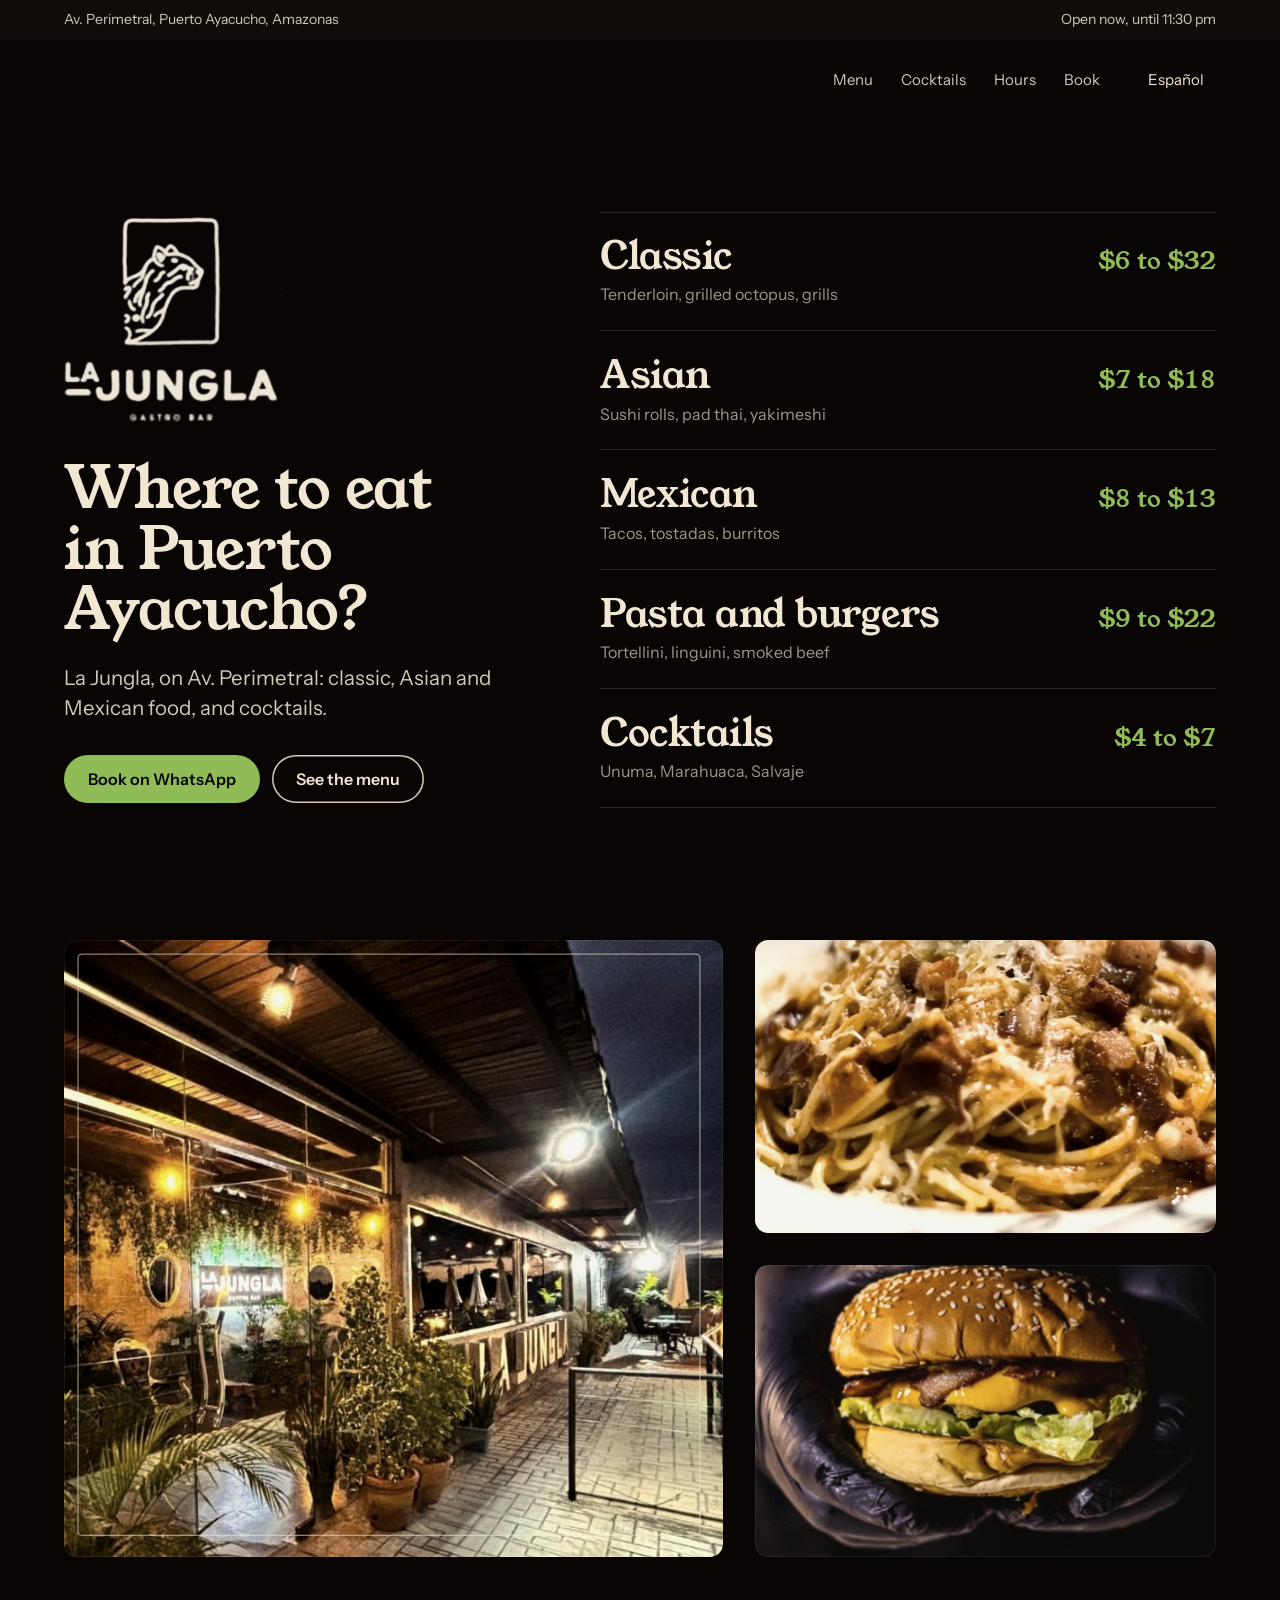
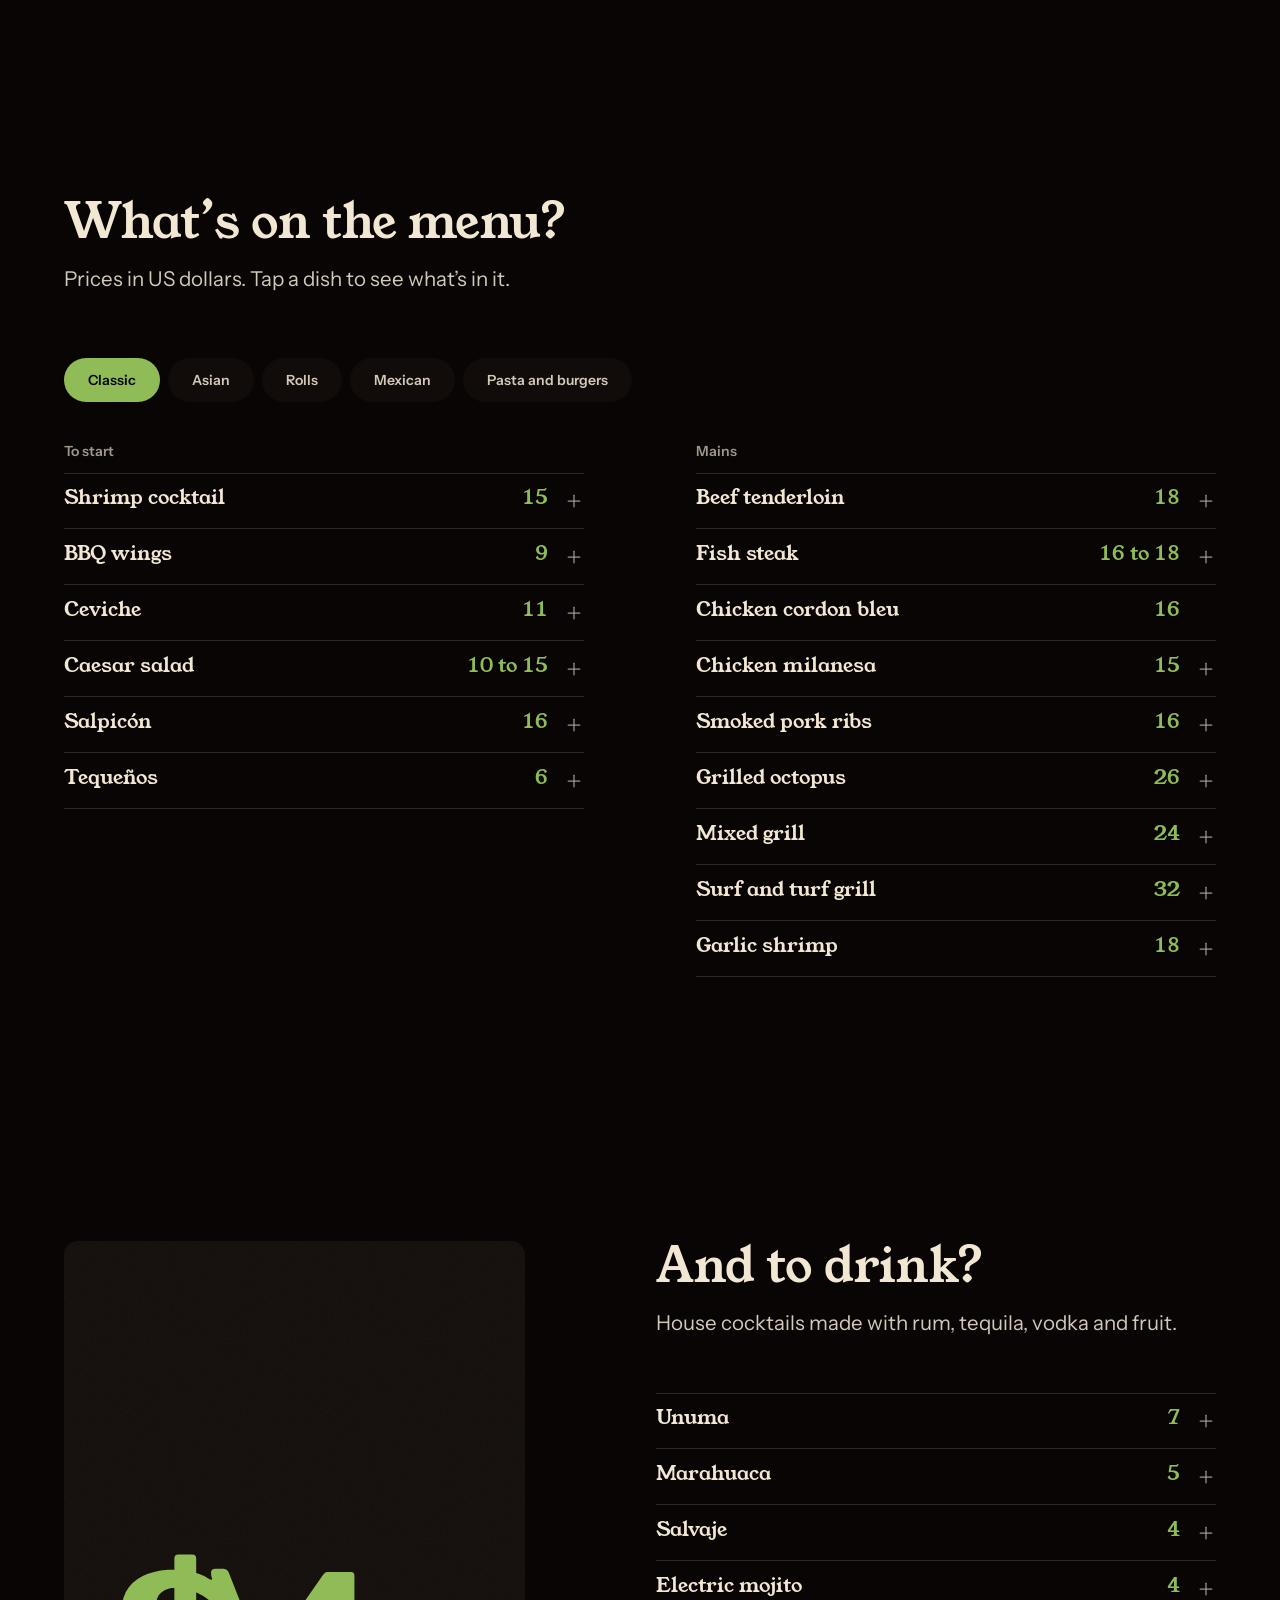
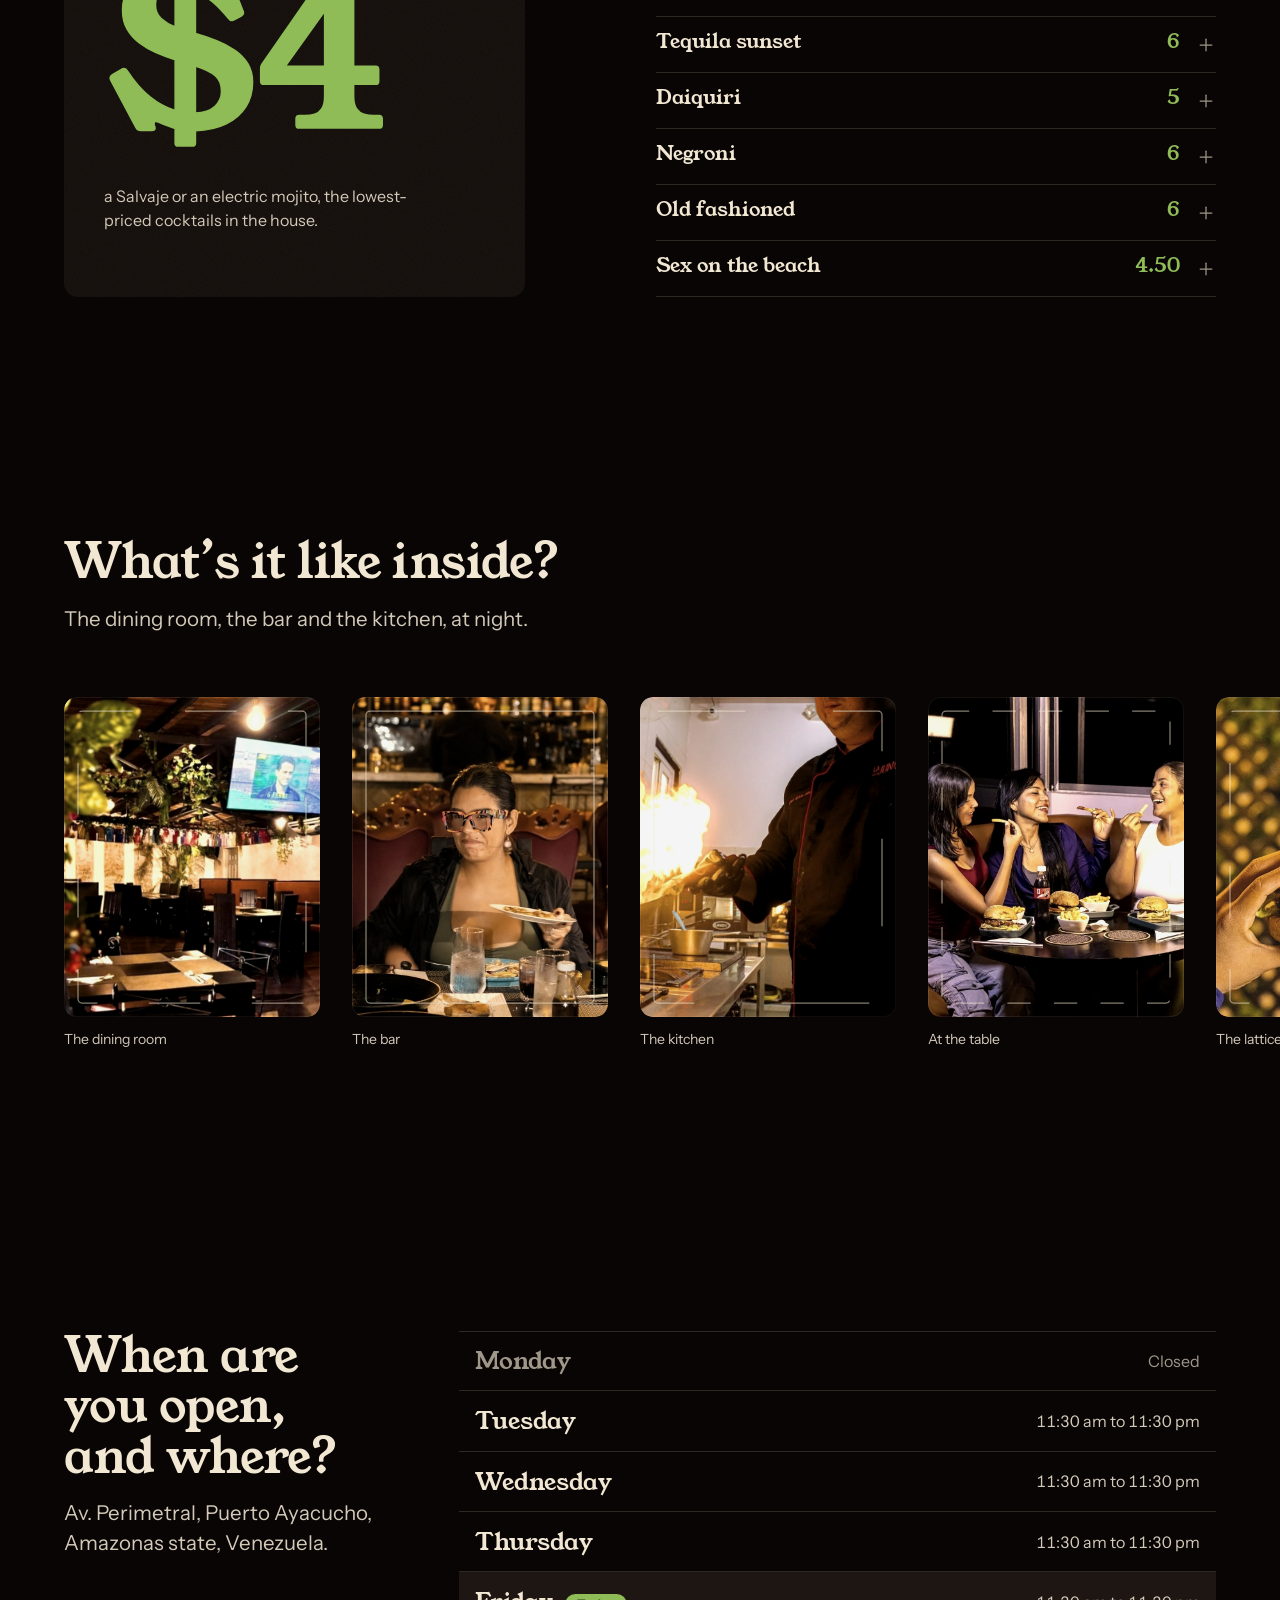
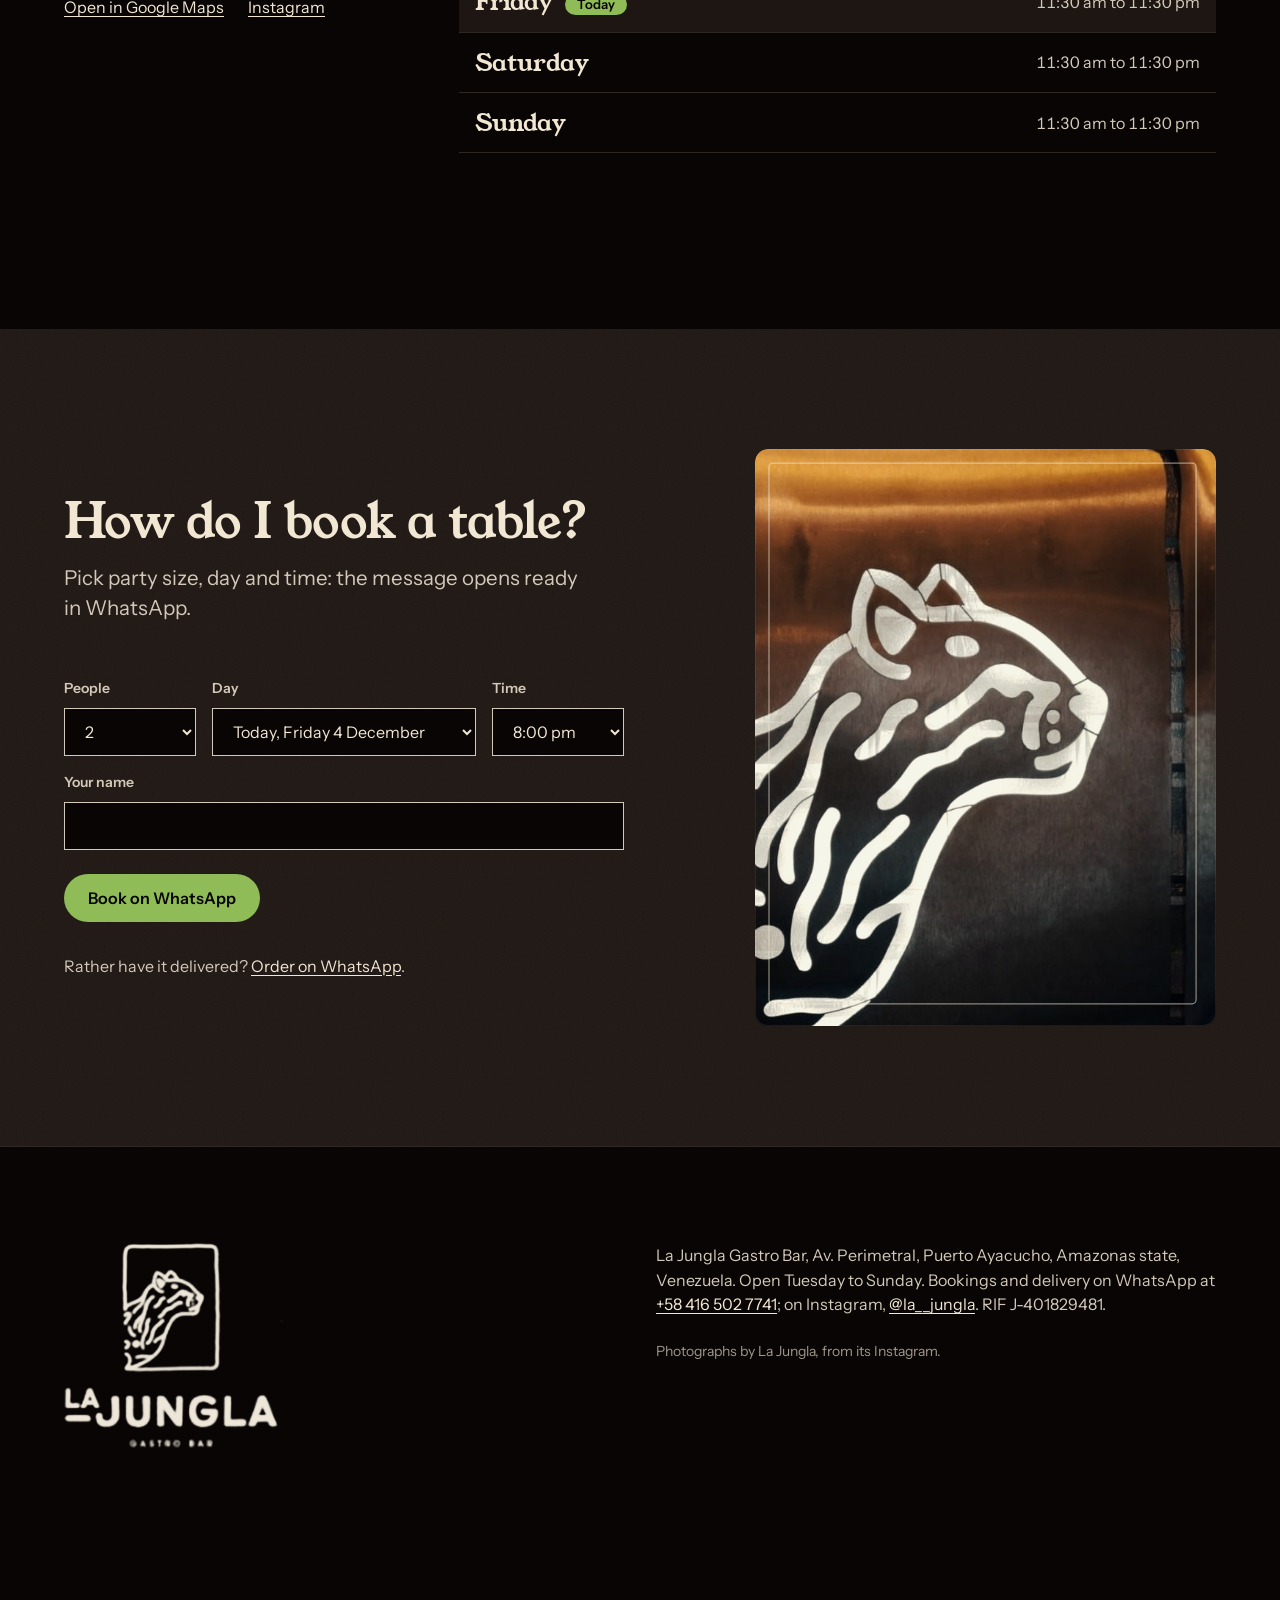
<file: en/index.html>
<!doctype html>
<html lang="en">
<head>
<meta charset="utf-8">
<meta name="viewport" content="width=device-width, initial-scale=1">
<title>La Jungla Gastro Bar, where to eat in Puerto Ayacucho</title>
<meta name="description" content="A gastro-bar on Av. Perimetral in Puerto Ayacucho, Amazonas, Venezuela: classic, Asian and Mexican food, sushi rolls and cocktails. Book or order delivery on WhatsApp.">
<link rel="canonical" href="https://aaaaaaaaantonio.github.io/jungla/en/">
<link rel="alternate" hreflang="es" href="https://aaaaaaaaantonio.github.io/jungla/">
<link rel="alternate" hreflang="en" href="https://aaaaaaaaantonio.github.io/jungla/en/">
<link rel="preconnect" href="https://fonts.googleapis.com">
<link rel="preconnect" href="https://fonts.gstatic.com" crossorigin>
<link href="https://fonts.googleapis.com/css2?family=Young+Serif&family=Instrument+Sans:wght@400;600&display=swap" rel="stylesheet">
<link rel="stylesheet" href="../assets/css/site.css">
<script>document.documentElement.classList.add('js');</script>
</head>
<body>
<a class="skip" href="#main">Skip to content</a>

<div class="banner">
  <div class="container banner__in">
    <p>Av. Perimetral, Puerto Ayacucho, Amazonas</p>
    <p role="status" data-today>Tuesday to Sunday, 11:30 am to 11:30 pm</p>
  </div>
</div>

<nav class="bar" aria-label="Main" data-bar>
  <div class="container bar__in">
    <a class="wordmark" href="./" aria-label="La Jungla Gastro Bar, home"><img src="../assets/img/logo-la-jungla.png" width="684" height="640" alt=""></a>
    <ul class="bar__links" role="list">
      <li><a href="#carta">Menu</a></li>
      <li><a href="#cocteles">Cocktails</a></li>
      <li><a href="#horario">Hours</a></li>
      <li><a href="#reservar">Book</a></li>
    </ul>
    <a class="bar__lang" href="../" hreflang="es" lang="es">Español</a>
  </div>
</nav>

<main id="main">
  <section class="hero" aria-labelledby="hero-h">
    <div class="container hero__grid">
      <div class="hero__text">
        <img class="hero__logo logo-draw" src="../assets/img/logo-la-jungla.png" width="684" height="640" alt="La Jungla Gastro Bar" data-anim="logo" data-hero-logo>
        <h1 id="hero-h" data-anim="up" style="--i: 2">Where to eat in Puerto Ayacucho?</h1>
        <p class="lead" data-anim="up" style="--i: 3">La Jungla, on Av. Perimetral: classic, Asian and Mexican food, and cocktails.</p>
        <div class="actions" data-anim="up" style="--i: 4">
          <a class="btn btn--primary" href="https://wa.me/584165027741?text=Hi%2C%20I%E2%80%99d%20like%20to%20book%20a%20table%20at%20La%20Jungla." target="_blank" rel="noopener">Book on WhatsApp</a>
          <a class="btn btn--secondary" href="#carta">See the menu</a>
        </div>
      </div>
      <nav class="index" aria-label="The menu by kitchen">
        <ul role="list" data-anim="lines">
          <li><a href="#carta-clasica" data-tab="clasica"><span class="index__name">Classic</span><span class="index__dishes">Tenderloin, grilled octopus, grills</span><span class="index__price">$6 to $32</span></a></li>
          <li><a href="#carta-asiatica" data-tab="asiatica"><span class="index__name">Asian</span><span class="index__dishes">Sushi rolls, pad thai, yakimeshi</span><span class="index__price">$7 to $18</span></a></li>
          <li><a href="#carta-mexicana" data-tab="mexicana"><span class="index__name">Mexican</span><span class="index__dishes">Tacos, tostadas, burritos</span><span class="index__price">$8 to $13</span></a></li>
          <li><a href="#carta-pastas" data-tab="pastas"><span class="index__name">Pasta and burgers</span><span class="index__dishes">Tortellini, linguini, smoked beef</span><span class="index__price">$9 to $22</span></a></li>
          <li><a href="#cocteles" data-tab="cocteles"><span class="index__name">Cocktails</span><span class="index__dishes">Unuma, Marahuaca, Salvaje</span><span class="index__price">$4 to $7</span></a></li>
        </ul>
      </nav>
    </div>
  </section>

  <section class="platos" aria-label="Dishes at La Jungla">
    <div class="container platos__grid">
      <figure class="photo photo--lead" data-slot="terraza" data-alt="The entrance and the terrace, at night" data-anim="photo"><img src="../assets/img/terraza.jpg" width="733" height="700" alt="La Jungla’s terrace at night, with plants, warm lights and the name on the wall" loading="lazy"><svg class="frame" aria-hidden="true" data-keep><rect pathLength="1"/></svg></figure>
      <figure class="photo photo--side" data-slot="pasta-amatriciana" data-alt="A dish from the menu, close up" data-anim="photo"><img src="../assets/img/pasta-amatriciana.jpg" width="923" height="750" alt="Pasta amatriciana with bacon and parmesan" loading="lazy"><svg class="frame" aria-hidden="true" data-keep><rect pathLength="1"/></svg></figure>
      <figure class="photo photo--side" data-slot="hamburguesa-brioche" data-alt="A dish from the menu, close up on a dark ground" data-anim="photo"><img src="../assets/img/hamburguesa-brioche.jpg" width="923" height="875" alt="A burger with bacon, cheddar and lettuce on a brioche bun" loading="lazy"><svg class="frame" aria-hidden="true" data-keep><rect pathLength="1"/></svg></figure>
    </div>
  </section>

  <section class="carta" id="carta" aria-labelledby="carta-h">
    <div class="container">
      <div class="head" data-anim="up">
        <h2 id="carta-h">What’s on the menu?</h2>
        <p class="lead">Prices in US dollars. Tap a dish to see what’s in it.</p>
      </div>
      <div class="switch" data-switch>
        <div class="tabs" role="tablist" aria-label="Kitchens">
          <button type="button" class="tab" role="tab" id="tab-clasica" aria-controls="carta-clasica" aria-selected="true">Classic</button>
          <button type="button" class="tab" role="tab" id="tab-asiatica" aria-controls="carta-asiatica" aria-selected="false" tabindex="-1">Asian</button>
          <button type="button" class="tab" role="tab" id="tab-rolls" aria-controls="carta-rolls" aria-selected="false" tabindex="-1">Rolls</button>
          <button type="button" class="tab" role="tab" id="tab-mexicana" aria-controls="carta-mexicana" aria-selected="false" tabindex="-1">Mexican</button>
          <button type="button" class="tab" role="tab" id="tab-pastas" aria-controls="carta-pastas" aria-selected="false" tabindex="-1">Pasta and burgers</button>
        </div>
        <section class="panel" role="tabpanel" id="carta-clasica" aria-labelledby="tab-clasica" tabindex="0">
          <h3 class="panel__title">Classic</h3>
          <div class="panel__cols">
          <div class="group">
            <h4 class="group__title">To start</h4>
            <ul class="dishes" role="list" data-anim="lines"><li><details class="dish"><summary><span class="dish__name">Shrimp cocktail</span><span class="dish__price">15</span><svg class="dish__icon" width="20" height="20" viewBox="0 0 24 24" fill="none" stroke="currentColor" stroke-width="1.5" stroke-linecap="round" stroke-linejoin="round" aria-hidden="true"><path d="M5 12h14"/><path d="M12 5v14"/></svg></summary><div class="dish__more"><p>With lime juice and cocktail sauce.</p></div></details></li><li><details class="dish"><summary><span class="dish__name">BBQ wings</span><span class="dish__price">9</span><svg class="dish__icon" width="20" height="20" viewBox="0 0 24 24" fill="none" stroke="currentColor" stroke-width="1.5" stroke-linecap="round" stroke-linejoin="round" aria-hidden="true"><path d="M5 12h14"/><path d="M12 5v14"/></svg></summary><div class="dish__more"><p>5 pieces, baked and glazed in BBQ sauce.</p></div></details></li><li><details class="dish"><summary><span class="dish__name">Ceviche</span><span class="dish__price">11</span><svg class="dish__icon" width="20" height="20" viewBox="0 0 24 24" fill="none" stroke="currentColor" stroke-width="1.5" stroke-linecap="round" stroke-linejoin="round" aria-hidden="true"><path d="M5 12h14"/><path d="M12 5v14"/></svg></summary><div class="dish__more"><p>Corvina, leche de tigre and crispy plantain.</p></div></details></li><li><details class="dish"><summary><span class="dish__name">Caesar salad</span><span class="dish__price">10 to 15</span><svg class="dish__icon" width="20" height="20" viewBox="0 0 24 24" fill="none" stroke="currentColor" stroke-width="1.5" stroke-linecap="round" stroke-linejoin="round" aria-hidden="true"><path d="M5 12h14"/><path d="M12 5v14"/></svg></summary><div class="dish__more"><p>Croutons, bacon and Caesar dressing with parmesan.</p><dl class="variants"><div><dt>Classic</dt><dd>10</dd></div><div><dt>With crispy chicken strips</dt><dd>12</dd></div><div><dt>With battered shrimp</dt><dd>15</dd></div></dl></div></details></li><li><details class="dish"><summary><span class="dish__name">Salpicón</span><span class="dish__price">16</span><svg class="dish__icon" width="20" height="20" viewBox="0 0 24 24" fill="none" stroke="currentColor" stroke-width="1.5" stroke-linecap="round" stroke-linejoin="round" aria-hidden="true"><path d="M5 12h14"/><path d="M12 5v14"/></svg></summary><div class="dish__more"><p>Mixed seafood with plantain chips.</p></div></details></li><li><details class="dish"><summary><span class="dish__name">Tequeños</span><span class="dish__price">6</span><svg class="dish__icon" width="20" height="20" viewBox="0 0 24 24" fill="none" stroke="currentColor" stroke-width="1.5" stroke-linecap="round" stroke-linejoin="round" aria-hidden="true"><path d="M5 12h14"/><path d="M12 5v14"/></svg></summary><div class="dish__more"><p>Venezuelan cheese sticks.</p></div></details></li></ul>
          </div>
          <div class="group">
            <h4 class="group__title">Mains</h4>
            <ul class="dishes" role="list" data-anim="lines"><li><details class="dish"><summary><span class="dish__name">Beef tenderloin</span><span class="dish__price">18</span><svg class="dish__icon" width="20" height="20" viewBox="0 0 24 24" fill="none" stroke="currentColor" stroke-width="1.5" stroke-linecap="round" stroke-linejoin="round" aria-hidden="true"><path d="M5 12h14"/><path d="M12 5v14"/></svg></summary><div class="dish__more"><p>200 g centre-cut beef tenderloin cooked to order, with port, mushroom or maître d’hôtel sauce.</p></div></details></li><li><details class="dish"><summary><span class="dish__name">Fish steak</span><span class="dish__price">16 to 18</span><svg class="dish__icon" width="20" height="20" viewBox="0 0 24 24" fill="none" stroke="currentColor" stroke-width="1.5" stroke-linecap="round" stroke-linejoin="round" aria-hidden="true"><path d="M5 12h14"/><path d="M12 5v14"/></svg></summary><div class="dish__more"><p>With meunière, garlic, green sauce or a lemon and caper vinaigrette.</p><dl class="variants"><div><dt>With a sauce of your choice</dt><dd>16</dd></div><div><dt>With shrimp curry or garlic shrimp</dt><dd>18</dd></div></dl></div></details></li><li><div class="dish dish--plain"><span class="dish__name">Chicken cordon bleu</span><span class="dish__price">16</span></div></li><li><details class="dish"><summary><span class="dish__name">Chicken milanesa</span><span class="dish__price">15</span><svg class="dish__icon" width="20" height="20" viewBox="0 0 24 24" fill="none" stroke="currentColor" stroke-width="1.5" stroke-linecap="round" stroke-linejoin="round" aria-hidden="true"><path d="M5 12h14"/><path d="M12 5v14"/></svg></summary><div class="dish__more"><p>Breaded chicken breast with Neapolitan sauce, gratinated.</p></div></details></li><li><details class="dish"><summary><span class="dish__name">Smoked pork ribs</span><span class="dish__price">16</span><svg class="dish__icon" width="20" height="20" viewBox="0 0 24 24" fill="none" stroke="currentColor" stroke-width="1.5" stroke-linecap="round" stroke-linejoin="round" aria-hidden="true"><path d="M5 12h14"/><path d="M12 5v14"/></svg></summary><div class="dish__more"><p>A rack of smoked ribs marinated in red sauce.</p></div></details></li><li><details class="dish"><summary><span class="dish__name">Grilled octopus</span><span class="dish__price">26</span><svg class="dish__icon" width="20" height="20" viewBox="0 0 24 24" fill="none" stroke="currentColor" stroke-width="1.5" stroke-linecap="round" stroke-linejoin="round" aria-hidden="true"><path d="M5 12h14"/><path d="M12 5v14"/></svg></summary><div class="dish__more"><p>Octopus grilled with balsamic.</p></div></details></li><li><details class="dish"><summary><span class="dish__name">Mixed grill</span><span class="dish__price">24</span><svg class="dish__icon" width="20" height="20" viewBox="0 0 24 24" fill="none" stroke="currentColor" stroke-width="1.5" stroke-linecap="round" stroke-linejoin="round" aria-hidden="true"><path d="M5 12h14"/><path d="M12 5v14"/></svg></summary><div class="dish__more"><p>Beef and chicken.</p></div></details></li><li><details class="dish"><summary><span class="dish__name">Surf and turf grill</span><span class="dish__price">32</span><svg class="dish__icon" width="20" height="20" viewBox="0 0 24 24" fill="none" stroke="currentColor" stroke-width="1.5" stroke-linecap="round" stroke-linejoin="round" aria-hidden="true"><path d="M5 12h14"/><path d="M12 5v14"/></svg></summary><div class="dish__more"><p>Beef, chicken and seafood.</p></div></details></li><li><details class="dish"><summary><span class="dish__name">Garlic shrimp</span><span class="dish__price">18</span><svg class="dish__icon" width="20" height="20" viewBox="0 0 24 24" fill="none" stroke="currentColor" stroke-width="1.5" stroke-linecap="round" stroke-linejoin="round" aria-hidden="true"><path d="M5 12h14"/><path d="M12 5v14"/></svg></summary><div class="dish__more"><p>With garlic and coriander.</p></div></details></li></ul>
          </div>
          </div>
        </section>
        <section class="panel" role="tabpanel" id="carta-asiatica" aria-labelledby="tab-asiatica" tabindex="0" data-start-hidden>
          <h3 class="panel__title">Asian</h3>
          <div class="panel__cols">
          <div class="group">
            <h4 class="group__title">To start</h4>
            <ul class="dishes" role="list" data-anim="lines"><li><details class="dish"><summary><span class="dish__name">Mini lumpia</span><span class="dish__price">7</span><svg class="dish__icon" width="20" height="20" viewBox="0 0 24 24" fill="none" stroke="currentColor" stroke-width="1.5" stroke-linecap="round" stroke-linejoin="round" aria-hidden="true"><path d="M5 12h14"/><path d="M12 5v14"/></svg></summary><div class="dish__more"><p>4 vegetable spring rolls with sweet and sour pepper sauce.</p></div></details></li><li><details class="dish"><summary><span class="dish__name">Salmon and crab korokke</span><span class="dish__price">9</span><svg class="dish__icon" width="20" height="20" viewBox="0 0 24 24" fill="none" stroke="currentColor" stroke-width="1.5" stroke-linecap="round" stroke-linejoin="round" aria-hidden="true"><path d="M5 12h14"/><path d="M12 5v14"/></svg></summary><div class="dish__more"><p>4 salmon and crab croquettes with tartare and eel sauce.</p></div></details></li><li><details class="dish"><summary><span class="dish__name">Gyoza</span><span class="dish__price dish__price--ask">Ask</span><svg class="dish__icon" width="20" height="20" viewBox="0 0 24 24" fill="none" stroke="currentColor" stroke-width="1.5" stroke-linecap="round" stroke-linejoin="round" aria-hidden="true"><path d="M5 12h14"/><path d="M12 5v14"/></svg></summary><div class="dish__more"><p>4 fried or steamed pork dumplings with dots of mustard.</p></div></details></li><li><details class="dish"><summary><span class="dish__name">Coquitos</span><span class="dish__price">11</span><svg class="dish__icon" width="20" height="20" viewBox="0 0 24 24" fill="none" stroke="currentColor" stroke-width="1.5" stroke-linecap="round" stroke-linejoin="round" aria-hidden="true"><path d="M5 12h14"/><path d="M12 5v14"/></svg></summary><div class="dish__more"><p>Salmon filled with cream cheese and avocado, in curry and eel sauce.</p></div></details></li><li><details class="dish"><summary><span class="dish__name">Inari kushikatsu</span><span class="dish__price">8</span><svg class="dish__icon" width="20" height="20" viewBox="0 0 24 24" fill="none" stroke="currentColor" stroke-width="1.5" stroke-linecap="round" stroke-linejoin="round" aria-hidden="true"><path d="M5 12h14"/><path d="M12 5v14"/></svg></summary><div class="dish__more"><p>Breaded plantain and cheese skewers with curry and eel sauce.</p></div></details></li><li><details class="dish"><summary><span class="dish__name">Surimi salad</span><span class="dish__price">12</span><svg class="dish__icon" width="20" height="20" viewBox="0 0 24 24" fill="none" stroke="currentColor" stroke-width="1.5" stroke-linecap="round" stroke-linejoin="round" aria-hidden="true"><path d="M5 12h14"/><path d="M12 5v14"/></svg></summary><div class="dish__more"><p>Seaweed and masago, crab and avocado, topped with breaded prawns.</p></div></details></li><li><details class="dish"><summary><span class="dish__name">Traditional nigiri</span><span class="dish__price">8</span><svg class="dish__icon" width="20" height="20" viewBox="0 0 24 24" fill="none" stroke="currentColor" stroke-width="1.5" stroke-linecap="round" stroke-linejoin="round" aria-hidden="true"><path d="M5 12h14"/><path d="M12 5v14"/></svg></summary><div class="dish__more"><p>Fresh cuts of salmon, tuna and crab.</p></div></details></li></ul>
          </div>
          <div class="group">
            <h4 class="group__title">Mains</h4>
            <ul class="dishes" role="list" data-anim="lines"><li><details class="dish"><summary><span class="dish__name">Chao fan</span><span class="dish__price">12</span><svg class="dish__icon" width="20" height="20" viewBox="0 0 24 24" fill="none" stroke="currentColor" stroke-width="1.5" stroke-linecap="round" stroke-linejoin="round" aria-hidden="true"><path d="M5 12h14"/><path d="M12 5v14"/></svg></summary><div class="dish__more"><p>Fried rice with vegetables, egg and beef or chicken, traditional with soy sauce or Cantonese.</p></div></details></li><li><details class="dish"><summary><span class="dish__name">Yakimeshi</span><span class="dish__price">17</span><svg class="dish__icon" width="20" height="20" viewBox="0 0 24 24" fill="none" stroke="currentColor" stroke-width="1.5" stroke-linecap="round" stroke-linejoin="round" aria-hidden="true"><path d="M5 12h14"/><path d="M12 5v14"/></svg></summary><div class="dish__more"><p>Japanese-style fried rice with shrimp and vegetables, egg and katsuobushi.</p></div></details></li><li><details class="dish"><summary><span class="dish__name">Pad thai</span><span class="dish__price">14</span><svg class="dish__icon" width="20" height="20" viewBox="0 0 24 24" fill="none" stroke="currentColor" stroke-width="1.5" stroke-linecap="round" stroke-linejoin="round" aria-hidden="true"><path d="M5 12h14"/><path d="M12 5v14"/></svg></summary><div class="dish__more"><p>Egg noodles with shrimp, cashews, bean sprouts and a sweet citrus Thai sauce.</p></div></details></li><li><details class="dish"><summary><span class="dish__name">Ihaithai</span><span class="dish__price">13</span><svg class="dish__icon" width="20" height="20" viewBox="0 0 24 24" fill="none" stroke="currentColor" stroke-width="1.5" stroke-linecap="round" stroke-linejoin="round" aria-hidden="true"><path d="M5 12h14"/><path d="M12 5v14"/></svg></summary><div class="dish__more"><p>Stir-fried noodles with vegetables and beef in oyster sauce, on Thai-style coconut cream and cheese.</p></div></details></li><li><details class="dish"><summary><span class="dish__name">Lo mein kao</span><span class="dish__price">12</span><svg class="dish__icon" width="20" height="20" viewBox="0 0 24 24" fill="none" stroke="currentColor" stroke-width="1.5" stroke-linecap="round" stroke-linejoin="round" aria-hidden="true"><path d="M5 12h14"/><path d="M12 5v14"/></svg></summary><div class="dish__more"><p>Wheat or rice noodles stir-fried with vegetables, oyster sauce and chicken.</p></div></details></li><li><details class="dish"><summary><span class="dish__name">Miso soup</span><span class="dish__price">10</span><svg class="dish__icon" width="20" height="20" viewBox="0 0 24 24" fill="none" stroke="currentColor" stroke-width="1.5" stroke-linecap="round" stroke-linejoin="round" aria-hidden="true"><path d="M5 12h14"/><path d="M12 5v14"/></svg></summary><div class="dish__more"><p>Miso broth with shrimp, spring onion, pickled egg and katsuobushi.</p></div></details></li></ul>
          </div>
          </div>
        </section>
        <section class="panel panel--one" role="tabpanel" id="carta-rolls" aria-labelledby="tab-rolls" tabindex="0" data-start-hidden>
          <h3 class="panel__title">Rolls</h3>
          <div class="panel__cols">
          <div class="group">
            <h4 class="group__title">Cold rolls</h4>
            <ul class="dishes" role="list" data-anim="lines"><li><details class="dish"><summary><span class="dish__name">Rainbow</span><span class="dish__price">12</span><svg class="dish__icon" width="20" height="20" viewBox="0 0 24 24" fill="none" stroke="currentColor" stroke-width="1.5" stroke-linecap="round" stroke-linejoin="round" aria-hidden="true"><path d="M5 12h14"/><path d="M12 5v14"/></svg></summary><div class="dish__more"><p>Kani, cucumber and avocado, covered in masago and sesame, with wakame and a fish topping.</p></div></details></li><li><details class="dish"><summary><span class="dish__name">Friend</span><span class="dish__price">12</span><svg class="dish__icon" width="20" height="20" viewBox="0 0 24 24" fill="none" stroke="currentColor" stroke-width="1.5" stroke-linecap="round" stroke-linejoin="round" aria-hidden="true"><path d="M5 12h14"/><path d="M12 5v14"/></svg></summary><div class="dish__more"><p>Breaded prawns, cream cheese and spring onion, covered in avocado, eel sauce and spicy mayo.</p></div></details></li><li><details class="dish"><summary><span class="dish__name">VIP</span><span class="dish__price">10</span><svg class="dish__icon" width="20" height="20" viewBox="0 0 24 24" fill="none" stroke="currentColor" stroke-width="1.5" stroke-linecap="round" stroke-linejoin="round" aria-hidden="true"><path d="M5 12h14"/><path d="M12 5v14"/></svg></summary><div class="dish__more"><p>Crab, cucumber, avocado and carrot, topped with salmon gratinated in miso-mirin.</p></div></details></li><li><details class="dish"><summary><span class="dish__name">Cero punto luxe</span><span class="dish__price">12</span><svg class="dish__icon" width="20" height="20" viewBox="0 0 24 24" fill="none" stroke="currentColor" stroke-width="1.5" stroke-linecap="round" stroke-linejoin="round" aria-hidden="true"><path d="M5 12h14"/><path d="M12 5v14"/></svg></summary><div class="dish__more"><p>No rice: fresh fish, surimi and seaweed salad.</p></div></details></li><li><details class="dish"><summary><span class="dish__name">Spice sake</span><span class="dish__price">18</span><svg class="dish__icon" width="20" height="20" viewBox="0 0 24 24" fill="none" stroke="currentColor" stroke-width="1.5" stroke-linecap="round" stroke-linejoin="round" aria-hidden="true"><path d="M5 12h14"/><path d="M12 5v14"/></svg></summary><div class="dish__more"><p>Filled with salmon tartare, topped with salmon and salmon tartare.</p></div></details></li><li><details class="dish"><summary><span class="dish__name">Scorpion</span><span class="dish__price">13</span><svg class="dish__icon" width="20" height="20" viewBox="0 0 24 24" fill="none" stroke="currentColor" stroke-width="1.5" stroke-linecap="round" stroke-linejoin="round" aria-hidden="true"><path d="M5 12h14"/><path d="M12 5v14"/></svg></summary><div class="dish__more"><p>Crab and avocado, topped with poached shrimp and masago.</p></div></details></li><li><details class="dish"><summary><span class="dish__name">Banana</span><span class="dish__price">15</span><svg class="dish__icon" width="20" height="20" viewBox="0 0 24 24" fill="none" stroke="currentColor" stroke-width="1.5" stroke-linecap="round" stroke-linejoin="round" aria-hidden="true"><path d="M5 12h14"/><path d="M12 5v14"/></svg></summary><div class="dish__more"><p>Breaded shrimp and crab, spring onion and cream cheese, wrapped in plantain with dynamite salad, in fuji sauce.</p></div></details></li></ul>
          </div>
          </div>
        </section>
        <section class="panel" role="tabpanel" id="carta-mexicana" aria-labelledby="tab-mexicana" tabindex="0" data-start-hidden>
          <h3 class="panel__title">Mexican</h3>
          <div class="panel__cols">
          <div class="group">
            <h4 class="group__title">To start</h4>
            <ul class="dishes" role="list" data-anim="lines"><li><details class="dish"><summary><span class="dish__name">Nachos</span><span class="dish__price">8 to 11</span><svg class="dish__icon" width="20" height="20" viewBox="0 0 24 24" fill="none" stroke="currentColor" stroke-width="1.5" stroke-linecap="round" stroke-linejoin="round" aria-hidden="true"><path d="M5 12h14"/><path d="M12 5v14"/></svg></summary><div class="dish__more"><p>Fried corn tortilla chips with cheddar and chopped bacon.</p><dl class="variants"><div><dt>Classic</dt><dd>8</dd></div><div><dt>With beef or chicken</dt><dd>11</dd></div></dl></div></details></li></ul>
          </div>
          <div class="group">
            <h4 class="group__title">Mains</h4>
            <ul class="dishes" role="list" data-anim="lines"><li><details class="dish"><summary><span class="dish__name">Tacos</span><span class="dish__price">12 to 13</span><svg class="dish__icon" width="20" height="20" viewBox="0 0 24 24" fill="none" stroke="currentColor" stroke-width="1.5" stroke-linecap="round" stroke-linejoin="round" aria-hidden="true"><path d="M5 12h14"/><path d="M12 5v14"/></svg></summary><div class="dish__more"><p>Corn tortilla, lettuce, white cheese, guacamole, refried beans and sour cream.</p><dl class="variants"><div><dt>Beef</dt><dd>12</dd></div><div><dt>Chicken</dt><dd>12</dd></div><div><dt>Pork belly, with corn</dt><dd>13</dd></div></dl></div></details></li><li><details class="dish"><summary><span class="dish__name">Tostadas</span><span class="dish__price">11 to 13</span><svg class="dish__icon" width="20" height="20" viewBox="0 0 24 24" fill="none" stroke="currentColor" stroke-width="1.5" stroke-linecap="round" stroke-linejoin="round" aria-hidden="true"><path d="M5 12h14"/><path d="M12 5v14"/></svg></summary><div class="dish__more"><p>Corn tortilla, lettuce, white cheese, guacamole, refried beans and sour cream.</p><dl class="variants"><div><dt>Beef</dt><dd>11</dd></div><div><dt>Chicken</dt><dd>11</dd></div><div><dt>Pork belly, with corn</dt><dd>13</dd></div></dl></div></details></li><li><details class="dish"><summary><span class="dish__name">Traditional burrito</span><span class="dish__price">11</span><svg class="dish__icon" width="20" height="20" viewBox="0 0 24 24" fill="none" stroke="currentColor" stroke-width="1.5" stroke-linecap="round" stroke-linejoin="round" aria-hidden="true"><path d="M5 12h14"/><path d="M12 5v14"/></svg></summary><div class="dish__more"><p>Flour tortilla, beef, mozzarella, refried beans, lettuce, pico de gallo, guacamole, corn and sour cream.</p></div></details></li><li><details class="dish"><summary><span class="dish__name">Bacon and Swiss cheese burrito</span><span class="dish__price">12</span><svg class="dish__icon" width="20" height="20" viewBox="0 0 24 24" fill="none" stroke="currentColor" stroke-width="1.5" stroke-linecap="round" stroke-linejoin="round" aria-hidden="true"><path d="M5 12h14"/><path d="M12 5v14"/></svg></summary><div class="dish__more"><p>Corn tortilla with beef, Swiss cheese, lettuce and guacamole, wrapped in bacon.</p></div></details></li></ul>
          </div>
          </div>
        </section>
        <section class="panel" role="tabpanel" id="carta-pastas" aria-labelledby="tab-pastas" tabindex="0" data-start-hidden>
          <h3 class="panel__title">Pasta and burgers</h3>
          <div class="panel__cols">
          <div class="group">
            <h4 class="group__title">Pasta</h4>
            <ul class="dishes" role="list" data-anim="lines"><li><details class="dish"><summary><span class="dish__name">Tortellini</span><span class="dish__price">12</span><svg class="dish__icon" width="20" height="20" viewBox="0 0 24 24" fill="none" stroke="currentColor" stroke-width="1.5" stroke-linecap="round" stroke-linejoin="round" aria-hidden="true"><path d="M5 12h14"/><path d="M12 5v14"/></svg></summary><div class="dish__more"><p>House pasta filled with ricotta and spinach, in the sauce you choose.</p></div></details></li><li><details class="dish"><summary><span class="dish__name">Ravioli</span><span class="dish__price">12</span><svg class="dish__icon" width="20" height="20" viewBox="0 0 24 24" fill="none" stroke="currentColor" stroke-width="1.5" stroke-linecap="round" stroke-linejoin="round" aria-hidden="true"><path d="M5 12h14"/><path d="M12 5v14"/></svg></summary><div class="dish__more"><p>House pasta filled with lamb, in the sauce you choose.</p></div></details></li><li><details class="dish"><summary><span class="dish__name">Linguini</span><span class="dish__price">12 to 22</span><svg class="dish__icon" width="20" height="20" viewBox="0 0 24 24" fill="none" stroke="currentColor" stroke-width="1.5" stroke-linecap="round" stroke-linejoin="round" aria-hidden="true"><path d="M5 12h14"/><path d="M12 5v14"/></svg></summary><div class="dish__more"><dl class="variants"><div><dt>With the sauce you choose</dt><dd>12</dd></div><div><dt>Vegetable Alfredo</dt><dd>14</dd></div><div><dt>Beef Alfredo</dt><dd>14</dd></div><div><dt>Shrimp Alfredo</dt><dd>18</dd></div><div><dt>Marinara seafood</dt><dd>22</dd></div></dl></div></details></li></ul>
            <p class="group__note">Sauces: amatriciana, puttanesca, carbonara or pesto.</p>
          </div>
          <div class="group">
            <h4 class="group__title">Burgers, with fries</h4>
            <ul class="dishes" role="list" data-anim="lines"><li><details class="dish"><summary><span class="dish__name">Smoked beef + grill</span><span class="dish__price">11</span><svg class="dish__icon" width="20" height="20" viewBox="0 0 24 24" fill="none" stroke="currentColor" stroke-width="1.5" stroke-linecap="round" stroke-linejoin="round" aria-hidden="true"><path d="M5 12h14"/><path d="M12 5v14"/></svg></summary><div class="dish__more"><p>200 g beef patty, lettuce, tomato, cheddar and bacon.</p></div></details></li><li><details class="dish"><summary><span class="dish__name">Crispy chicken</span><span class="dish__price">11</span><svg class="dish__icon" width="20" height="20" viewBox="0 0 24 24" fill="none" stroke="currentColor" stroke-width="1.5" stroke-linecap="round" stroke-linejoin="round" aria-hidden="true"><path d="M5 12h14"/><path d="M12 5v14"/></svg></summary><div class="dish__more"><p>Chicken breast, double cheddar and chopped bacon.</p></div></details></li><li><details class="dish"><summary><span class="dish__name">Caesar</span><span class="dish__price">12</span><svg class="dish__icon" width="20" height="20" viewBox="0 0 24 24" fill="none" stroke="currentColor" stroke-width="1.5" stroke-linecap="round" stroke-linejoin="round" aria-hidden="true"><path d="M5 12h14"/><path d="M12 5v14"/></svg></summary><div class="dish__more"><p>Chicken breast, cheddar, double bacon and Caesar dressing.</p></div></details></li><li><details class="dish"><summary><span class="dish__name">Nuggets or tenders, for kids</span><span class="dish__price">9</span><svg class="dish__icon" width="20" height="20" viewBox="0 0 24 24" fill="none" stroke="currentColor" stroke-width="1.5" stroke-linecap="round" stroke-linejoin="round" aria-hidden="true"><path d="M5 12h14"/><path d="M12 5v14"/></svg></summary><div class="dish__more"><p>With fries and ketchup.</p></div></details></li></ul>
          </div>
          </div>
        </section>
      </div>
    </div>
  </section>

  <section class="tragos" id="cocteles" aria-labelledby="tragos-h">
    <div class="container tragos__grid">
      <div class="tragos__fig well grained" data-anim="up">
        <p class="figure"><span class="visually-hidden">$4</span><svg class="figure__svg" viewBox="0 0 340 220" aria-hidden="true" data-anim="figure"><text x="2" y="182">$4</text></svg></p>
        <p class="figure__label">a Salvaje or an electric mojito, the lowest-priced cocktails in the house.</p>
      </div>
      <div class="tragos__list">
        <div class="head" data-anim="up">
          <h2 id="tragos-h">And to drink?</h2>
          <p class="lead">House cocktails made with rum, tequila, vodka and fruit.</p>
        </div>
        <ul class="dishes" role="list" data-anim="lines"><li><details class="dish"><summary><span class="dish__name">Unuma</span><span class="dish__price">7</span><svg class="dish__icon" width="20" height="20" viewBox="0 0 24 24" fill="none" stroke="currentColor" stroke-width="1.5" stroke-linecap="round" stroke-linejoin="round" aria-hidden="true"><path d="M5 12h14"/><path d="M12 5v14"/></svg></summary><div class="dish__more"><p>Colada, coconut liqueur, white rum, pineapple and condensed milk.</p></div></details></li><li><details class="dish"><summary><span class="dish__name">Marahuaca</span><span class="dish__price">5</span><svg class="dish__icon" width="20" height="20" viewBox="0 0 24 24" fill="none" stroke="currentColor" stroke-width="1.5" stroke-linecap="round" stroke-linejoin="round" aria-hidden="true"><path d="M5 12h14"/><path d="M12 5v14"/></svg></summary><div class="dish__more"><p>Sangria, chinotto, lime and orange.</p></div></details></li><li><details class="dish"><summary><span class="dish__name">Salvaje</span><span class="dish__price">4</span><svg class="dish__icon" width="20" height="20" viewBox="0 0 24 24" fill="none" stroke="currentColor" stroke-width="1.5" stroke-linecap="round" stroke-linejoin="round" aria-hidden="true"><path d="M5 12h14"/><path d="M12 5v14"/></svg></summary><div class="dish__more"><p>Gold rum, lime, ginger and sugar.</p></div></details></li><li><details class="dish"><summary><span class="dish__name">Electric mojito</span><span class="dish__price">4</span><svg class="dish__icon" width="20" height="20" viewBox="0 0 24 24" fill="none" stroke="currentColor" stroke-width="1.5" stroke-linecap="round" stroke-linejoin="round" aria-hidden="true"><path d="M5 12h14"/><path d="M12 5v14"/></svg></summary><div class="dish__more"><p>White rum and curaçao.</p></div></details></li><li><details class="dish"><summary><span class="dish__name">Tequila sunset</span><span class="dish__price">6</span><svg class="dish__icon" width="20" height="20" viewBox="0 0 24 24" fill="none" stroke="currentColor" stroke-width="1.5" stroke-linecap="round" stroke-linejoin="round" aria-hidden="true"><path d="M5 12h14"/><path d="M12 5v14"/></svg></summary><div class="dish__more"><p>Tequila, grenadine and orange juice.</p></div></details></li><li><details class="dish"><summary><span class="dish__name">Daiquiri</span><span class="dish__price">5</span><svg class="dish__icon" width="20" height="20" viewBox="0 0 24 24" fill="none" stroke="currentColor" stroke-width="1.5" stroke-linecap="round" stroke-linejoin="round" aria-hidden="true"><path d="M5 12h14"/><path d="M12 5v14"/></svg></summary><div class="dish__more"><p>White rum, curaçao and strawberries.</p></div></details></li><li><details class="dish"><summary><span class="dish__name">Negroni</span><span class="dish__price">6</span><svg class="dish__icon" width="20" height="20" viewBox="0 0 24 24" fill="none" stroke="currentColor" stroke-width="1.5" stroke-linecap="round" stroke-linejoin="round" aria-hidden="true"><path d="M5 12h14"/><path d="M12 5v14"/></svg></summary><div class="dish__more"><p>A wine base, gin and Campari.</p></div></details></li><li><details class="dish"><summary><span class="dish__name">Old fashioned</span><span class="dish__price">6</span><svg class="dish__icon" width="20" height="20" viewBox="0 0 24 24" fill="none" stroke="currentColor" stroke-width="1.5" stroke-linecap="round" stroke-linejoin="round" aria-hidden="true"><path d="M5 12h14"/><path d="M12 5v14"/></svg></summary><div class="dish__more"><p>Whiskey and aged rum.</p></div></details></li><li><details class="dish"><summary><span class="dish__name">Sex on the beach</span><span class="dish__price">4.50</span><svg class="dish__icon" width="20" height="20" viewBox="0 0 24 24" fill="none" stroke="currentColor" stroke-width="1.5" stroke-linecap="round" stroke-linejoin="round" aria-hidden="true"><path d="M5 12h14"/><path d="M12 5v14"/></svg></summary><div class="dish__more"><p>Vodka, coconut liqueur, orange or pineapple juice and cranberry juice.</p></div></details></li></ul>
      </div>
    </div>
  </section>

  <section class="dentro" aria-labelledby="dentro-h">
    <div class="container">
      <div class="head" data-anim="up">
        <h2 id="dentro-h">What’s it like inside?</h2>
        <p class="lead">The dining room, the bar and the kitchen, at night.</p>
      </div>
    </div>
    <ul class="rail" role="list" tabindex="0" aria-label="Photos of the place">
      <li><figure class="rail__item"><div class="photo photo--rail" data-slot="salon" data-alt="The dining room with tables laid, hanging plants and warm lights" data-anim="photo"><img src="../assets/img/salon.jpg" width="705" height="800" alt="The dining room with tables laid, hanging plants and warm lights" loading="lazy"><svg class="frame" aria-hidden="true" data-keep><rect pathLength="1"/></svg></div><figcaption>The dining room</figcaption></figure></li>
      <li><figure class="rail__item"><div class="photo photo--rail" data-slot="barra" data-alt="A guest at her table, the bar and its lit bottles behind her" data-anim="photo"><img src="../assets/img/barra.jpg" width="800" height="1000" alt="A guest at her table, the bar and its lit bottles behind her" loading="lazy"><svg class="frame" aria-hidden="true" data-keep><rect pathLength="1"/></svg></div><figcaption>The bar</figcaption></figure></li>
      <li><figure class="rail__item"><div class="photo photo--rail" data-slot="cocina" data-alt="The cook flaming a pan in the kitchen" data-anim="photo"><img src="../assets/img/cocina.jpg" width="693" height="990" alt="The cook flaming a pan in the kitchen" loading="lazy"><svg class="frame" aria-hidden="true" data-keep><rect pathLength="1"/></svg></div><figcaption>The kitchen</figcaption></figure></li>
      <li><figure class="rail__item"><div class="photo photo--rail" data-slot="mesa-amigas" data-alt="Three friends eating burgers and fries" data-anim="photo"><img src="../assets/img/mesa-amigas.jpg" width="923" height="1000" alt="Three friends eating burgers and fries" loading="lazy"><svg class="frame" aria-hidden="true" data-keep><rect pathLength="1"/></svg></div><figcaption>At the table</figcaption></figure></li>
      <li><figure class="rail__item"><div class="photo photo--rail" data-slot="hamburguesa-celosia" data-alt="A burger held up in front of the lattice wall and its plants" data-anim="photo"><img src="../assets/img/hamburguesa-celosia.jpg" width="923" height="1110" alt="A burger held up in front of the lattice wall and its plants" loading="lazy"><svg class="frame" aria-hidden="true" data-keep><rect pathLength="1"/></svg></div><figcaption>The lattice wall</figcaption></figure></li>
    </ul>
  </section>

  <section class="horario" id="horario" aria-labelledby="horario-h">
    <div class="container horario__grid">
      <div class="horario__head" data-anim="up">
        <h2 id="horario-h">When are you open, and where?</h2>
        <p class="lead">Av. Perimetral, Puerto Ayacucho, Amazonas state, Venezuela.</p>
        <p class="links"><a href="https://maps.app.goo.gl/dBsyvLY2KjqjJxrk9" target="_blank" rel="noopener">Open in Google Maps</a><a href="https://www.instagram.com/la__jungla/" target="_blank" rel="noopener">Instagram</a></p>
      </div>
      <table class="week" data-anim="lines">
        <caption class="visually-hidden">Opening hours</caption>
        <tbody>
          <tr data-day="1" class="is-closed"><th scope="row">Monday</th><td>Closed</td></tr>
          <tr data-day="2"><th scope="row">Tuesday</th><td>11:30 am to 11:30 pm</td></tr>
          <tr data-day="3"><th scope="row">Wednesday</th><td>11:30 am to 11:30 pm</td></tr>
          <tr data-day="4"><th scope="row">Thursday</th><td>11:30 am to 11:30 pm</td></tr>
          <tr data-day="5"><th scope="row">Friday</th><td>11:30 am to 11:30 pm</td></tr>
          <tr data-day="6"><th scope="row">Saturday</th><td>11:30 am to 11:30 pm</td></tr>
          <tr data-day="0"><th scope="row">Sunday</th><td>11:30 am to 11:30 pm</td></tr>
        </tbody>
      </table>
    </div>
  </section>

  <section class="reservar grained" id="reservar" aria-labelledby="reservar-h">
    <div class="container reservar__grid">
      <div class="reservar__text">
        <div class="head" data-anim="up">
          <h2 id="reservar-h">How do I book a table?</h2>
          <p class="lead">Pick party size, day and time: the message opens ready in WhatsApp.</p>
        </div>
        <form class="booking" action="https://wa.me/584165027741" method="get" target="_blank" data-booking>
          <input type="hidden" name="text" value="Hi, I’d like to book a table at La Jungla.">
          <div class="fields">
            <div class="field"><label for="b-personas">People</label><select id="b-personas" data-k="personas"><option value="1">1</option><option value="2" selected>2</option><option value="3">3</option><option value="4">4</option><option value="5">5</option><option value="6">6</option><option value="7">7</option><option value="8">8</option><option value="9">9</option><option value="10">10</option><option value="10+">More than 10</option></select></div>
            <div class="field field--day"><label for="b-dia">Day</label><select id="b-dia" data-k="dia"><option>Tuesday</option><option>Wednesday</option><option>Thursday</option><option>Friday</option><option>Saturday</option><option>Sunday</option></select></div>
            <div class="field"><label for="b-hora">Time</label><select id="b-hora" data-k="hora"><option value="11:30">11:30 am</option><option value="12:00">12:00 pm</option><option value="12:30">12:30 pm</option><option value="13:00">1:00 pm</option><option value="13:30">1:30 pm</option><option value="14:00">2:00 pm</option><option value="14:30">2:30 pm</option><option value="15:00">3:00 pm</option><option value="15:30">3:30 pm</option><option value="16:00">4:00 pm</option><option value="16:30">4:30 pm</option><option value="17:00">5:00 pm</option><option value="17:30">5:30 pm</option><option value="18:00">6:00 pm</option><option value="18:30">6:30 pm</option><option value="19:00">7:00 pm</option><option value="19:30">7:30 pm</option><option value="20:00" selected>8:00 pm</option><option value="20:30">8:30 pm</option><option value="21:00">9:00 pm</option><option value="21:30">9:30 pm</option><option value="22:00">10:00 pm</option><option value="22:30">10:30 pm</option></select></div>
            <div class="field field--name"><label for="b-nombre">Your name</label><input id="b-nombre" type="text" autocomplete="name" data-k="nombre"></div>
          </div>
          <button class="btn btn--primary" type="submit">Book on WhatsApp</button>
        </form>
        <p class="delivery">Rather have it delivered? <a href="https://wa.me/584165027741?text=Hi%2C%20I%E2%80%99d%20like%20to%20order%20delivery%20from%20La%20Jungla." target="_blank" rel="noopener">Order on WhatsApp</a>.</p>
      </div>
      <figure class="photo photo--cierre" data-slot="cierre" data-alt="The jaguar sign, La Jungla’s emblem" data-anim="photo"><img src="../assets/img/jaguar.jpg" width="710" height="785" alt="The jaguar from the logo, cut into a metal plate and lit in amber" loading="lazy" style="object-position: 40% 45%"><svg class="frame" aria-hidden="true" data-keep><rect pathLength="1"/></svg></figure>
    </div>
  </section>
</main>

<div class="bookbar" data-bookbar>
  <div class="container bookbar__in">
    <p>A table or delivery, on WhatsApp.</p>
    <div class="actions">
      <a class="btn btn--secondary" href="https://wa.me/584165027741?text=Hi%2C%20I%E2%80%99d%20like%20to%20order%20delivery%20from%20La%20Jungla." target="_blank" rel="noopener">Order delivery</a>
      <a class="btn btn--primary" href="#reservar">Book a table</a>
    </div>
  </div>
</div>

<footer class="colophon">
  <div class="container colophon__in">
    <p class="colophon__mark"><img class="logo-draw" src="../assets/img/logo-la-jungla.png" width="684" height="640" alt="La Jungla Gastro Bar" loading="lazy" data-anim="logo"></p>
    <div class="colophon__text">
      <p>La Jungla Gastro Bar, Av. Perimetral, Puerto Ayacucho, Amazonas state, Venezuela. Open Tuesday to Sunday. Bookings and delivery on WhatsApp at <a href="https://wa.me/584165027741">+58 416 502 7741</a>; on Instagram, <a href="https://www.instagram.com/la__jungla/">@la__jungla</a>. RIF J-401829481.</p>
      <p class="colophon__credits" data-credits>Photographs by La Jungla, from its Instagram.</p>
    </div>
  </div>
</footer>

<script src="../assets/js/site.js" defer></script>
<script>window.hallmarkSlots = (m) => { for (const [k, v] of Object.entries(m)) { const s = document.querySelector(`[data-slot="${k}"]`); if (!s) continue; const im = new Image(); im.src = typeof v === 'string' ? v : v.src; im.alt = (typeof v === 'object' && v.alt) || s.dataset.alt || ''; s.querySelectorAll(':scope > img').forEach((o) => o.remove()); s.prepend(im); } };
document.querySelectorAll('[data-slot] img').forEach((i) => { if (i.complete && !i.naturalWidth) i.remove(); else i.addEventListener('error', () => i.remove(), { once: true }); });</script>
</body>
</html>
</file>
<file: assets/css/site.css>
/* Hallmark · shape: Conversational FAQ · genre: atmospheric · theme: Spore (deal 1/3, seed night-gastro-bar-restaurant-puerto-cc87·fc225df4·2026-10-25·r0) · job: book · draw: 299008
 * hero: Index · nav: banner over a retracting bar · footer: colophon block · imagery: photographs, the client's own 9 (Instagram crops), warm · signature: the menu indexed by kitchen with its real price spans, set as the hero's visual · spore: head-torch, accent from the brand spec (leaf green)
 * motion: line drawing throughout at the client's request (the logo draws itself, photo frames and rules draw in, the price outlines then fills), once each and still under reduced motion; this overrides Spore's still motion
 * axes: dark/roman-serif/warm · posture: committed · contrast: pass · fold: pass · brand: La Jungla (spec 2026-10-25) · copy: es + en · v2.0.0 */
/* Hallmark · pre-emit critique: P4 H4 E4 S5 R4 V4 · weakest: P, a dinner page with no stance; the hero asks the traveller's own question and answers it with the real menu and its prices */
/* Hallmark · dismissed 58 · the static count reads all five menu tabs and every closed dish note at once; the render tier counts what a screen shows */
@import url("./tokens.css");
@import url("./base.css");

/* ---------- shared ---------- */

.skip { position: absolute; left: var(--space-md); top: calc(-1 * var(--space-3xl)); z-index: var(--z-toast); padding: var(--space-xs) var(--space-md); background: var(--color-ink); color: var(--color-paper); }
.skip:focus-visible { top: var(--space-md); }

.grid12 { display: grid; grid-template-columns: repeat(12, minmax(0, 1fr)); column-gap: var(--gap-columns); }

.lead { color: var(--color-ink-2); }

.actions { display: flex; flex-wrap: wrap; gap: var(--space-sm); }

.btn { display: inline-flex; align-items: center; justify-content: center; min-height: 48px; padding: 0 var(--space-lg); border: 0; border-radius: var(--radius-pill); font: 600 var(--text-md)/1 var(--font-body); white-space: nowrap; text-decoration: none; cursor: pointer; transition: background-color var(--dur-micro) var(--ease-out), box-shadow var(--dur-micro) var(--ease-out), transform var(--dur-micro) var(--ease-out); }
.btn:focus-visible { outline: 2px solid var(--color-focus); outline-offset: 3px; }
.btn:active { transform: translateY(1px); }
.btn:disabled, .btn[aria-disabled="true"] { opacity: 0.55; cursor: not-allowed; transform: none; }
.btn--primary { background: var(--color-accent); color: var(--color-accent-ink); }
.btn--primary:hover { background: var(--color-accent-2); }
.btn--secondary { background: transparent; color: var(--color-ink); box-shadow: inset 0 0 0 1.5px var(--color-ink-2); }
.btn--secondary:hover { box-shadow: inset 0 0 0 1.5px var(--color-ink); background: var(--color-paper-2); }

a:hover { text-decoration-color: var(--color-accent); }

.well { background: var(--color-paper-2); border-radius: var(--radius-card); }
.grained { position: relative; isolation: isolate; }
.grained::after { content: ""; position: absolute; inset: 0; z-index: var(--z-base); border-radius: inherit; pointer-events: none; opacity: var(--grain); mix-blend-mode: screen;
  background-image: url("data:image/svg+xml,%3Csvg xmlns='http://www.w3.org/2000/svg' width='200' height='200'%3E%3Cfilter id='n'%3E%3CfeTurbulence type='fractalNoise' baseFrequency='0.9' numOctaves='2'/%3E%3CfeColorMatrix values='0 0 0 0 0.6 0 0 0 0 0.55 0 0 0 0 0.45 0 0 0 0.35 0'/%3E%3C/filter%3E%3Crect width='200' height='200' filter='url(%23n)'/%3E%3C/svg%3E"); }
.grained > * { position: relative; z-index: var(--z-raised); }

.photo { margin: 0; border-radius: min(1vw, var(--radius-card)); }
.photo > img { outline: 1px solid color-mix(in oklab, var(--color-ink) 8%, transparent); outline-offset: -1px; border-radius: inherit; }

.head { display: grid; gap: var(--space-md); max-width: 46rem; }

/* ---------- banner and bar ---------- */

.banner { background: var(--color-paper-2); color: var(--color-ink-2); font-size: var(--text-sm); }
.banner__in { display: flex; justify-content: space-between; align-items: center; gap: var(--space-md); min-height: 40px; }
.banner p { margin: 0; }

.bar { position: sticky; top: 0; z-index: var(--z-sticky-nav); background: var(--color-paper); transition: transform var(--dur-short) var(--ease-out); }
.bar.is-up { transform: translateY(-100%); }
.bar__in { display: flex; align-items: center; justify-content: space-between; gap: var(--space-lg); min-height: 80px; }
.wordmark { display: inline-flex; align-items: center; min-height: 44px; padding-block: var(--space-xs); border-radius: var(--space-2xs); }
.wordmark img { width: auto; height: 60px; }
.wordmark:hover img { opacity: 0.85; }
.wordmark:active img { opacity: 0.7; }
.bar__links { display: flex; gap: var(--space-2xs); margin: 0; padding: 0; list-style: none; }
.bar__links a { display: inline-flex; align-items: center; min-height: 44px; padding-inline: var(--space-sm); font-size: 0.9375rem; color: var(--color-ink-2); text-decoration: none; white-space: nowrap; border-radius: var(--radius-pill); transition: color var(--dur-micro) var(--ease-out); }
.bar__links a:hover { color: var(--color-ink); text-decoration: underline; text-decoration-color: var(--color-accent); }
.bar__lang { display: inline-flex; align-items: center; min-height: 44px; padding-inline: var(--space-sm); font-size: 0.9375rem; color: var(--color-ink); white-space: nowrap; text-decoration: none; }
.bar__lang:hover { text-decoration: underline; text-decoration-color: var(--color-accent); }
.bar__links { margin-inline-start: auto; }

/* ---------- hero: the menu as an index ---------- */

.hero { --chrome: 120px; display: grid; align-items: center; min-height: calc(100svh - var(--chrome)); padding-block: var(--space-2xl); }
.hero__grid { display: grid; grid-template-columns: minmax(0, 5fr) minmax(0, 7fr); gap: var(--space-3xl); align-items: center; }
.hero__text { display: grid; gap: var(--space-lg); justify-items: start; }
.hero__logo { width: auto; height: clamp(10rem, 16vw, 17rem); margin-bottom: var(--space-sm); }
.hero h1 { font-size: var(--text-display-s); max-width: 14ch; line-height: 1.02; }
.hero .lead { max-width: 34ch; }
.hero .actions { margin-top: var(--space-xs); }

.index ul { position: relative; margin: 0; padding: 0; list-style: none; }
.index li { position: relative; }
.index a { display: grid; grid-template-columns: minmax(0, 1fr) auto; column-gap: var(--space-lg); row-gap: var(--space-3xs); align-items: baseline; padding: var(--space-lg) var(--space-md); margin-inline: calc(-1 * var(--space-md)); border-radius: var(--radius-card); color: var(--color-ink); text-decoration: none; transition: background-color var(--dur-micro) var(--ease-out); }
.index a:hover { background: var(--color-paper-2); }
.index a:active { background: var(--color-paper-3); }
.index a:focus-visible { outline: 2px solid var(--color-focus); outline-offset: -2px; }
.index__name { font: 400 clamp(1.75rem, 1.6vw + 1.125rem, 2.75rem)/1.05 var(--font-display); letter-spacing: var(--tracking-display); min-width: 0; overflow-wrap: break-word; }
.index__price { grid-column: 2; grid-row: 1; font: 400 var(--text-title)/1 var(--font-display); color: var(--color-accent); font-variant-numeric: lining-nums tabular-nums; white-space: nowrap; }
.index__dishes { grid-column: 1 / -1; grid-row: 2; margin-top: var(--space-2xs); color: var(--color-muted); font-size: var(--text-md); }

/* ---------- the food, the client's own photographs ---------- */

.platos { padding-block: var(--space-xl) var(--section-gap-s); }
.platos__grid { display: grid; grid-template-columns: repeat(12, minmax(0, 1fr)); grid-template-rows: repeat(2, minmax(0, 1fr)); gap: var(--gap-columns); }
.photo--lead { grid-column: 1 / span 7; grid-row: 1 / span 2; aspect-ratio: 16 / 15; }
.photo--side { grid-column: 8 / span 5; }

/* ---------- the menu ---------- */

.carta { padding-block: var(--section-gap-s) var(--section-gap); }
.switch { margin-top: var(--space-2xl); }
.tabs { display: flex; gap: var(--space-xs); overflow-x: auto; padding: var(--space-3xs); margin: calc(-1 * var(--space-3xs)); scrollbar-width: none; }
html:not(.js) .tabs { display: none; }
.tab { flex-shrink: 0; min-height: 44px; padding: 0 var(--space-lg); border: 0; border-radius: var(--radius-pill); background: var(--color-paper-2); color: var(--color-ink-2); font: 600 var(--text-sm)/1 var(--font-body); white-space: nowrap; cursor: pointer; transition: background-color var(--dur-micro) var(--ease-out), color var(--dur-micro) var(--ease-out); }
.tab:hover { background: var(--color-paper-3); color: var(--color-ink); }
.tab:active { transform: translateY(1px); }
.tab:focus-visible { outline: 2px solid var(--color-focus); outline-offset: 2px; }
.tab:disabled { opacity: 0.55; cursor: not-allowed; }
.tab[aria-selected="true"] { background: var(--color-accent); color: var(--color-accent-ink); }

.panel { margin-top: var(--space-xl); }
.panel:focus-visible { outline: 2px solid var(--color-focus); outline-offset: var(--space-xs); border-radius: var(--radius-card); }
html:not(.js) .panel + .panel { margin-top: var(--space-3xl); }
.panel__title { font-size: var(--text-section); margin-bottom: var(--space-xl); }
.js .panel__title { position: absolute; width: 1px; height: 1px; overflow: hidden; clip-path: inset(50%); white-space: nowrap; }
.panel__cols { display: grid; grid-template-columns: repeat(2, minmax(0, 1fr)); column-gap: var(--gap-columns); row-gap: var(--space-2xl); align-items: start; }
.group { display: grid; gap: var(--space-sm); min-width: 0; }
.group:first-child { padding-inline-end: var(--space-xl); }
.group + .group { padding-inline-start: var(--space-xl); }
.group__title { margin: 0; font: 600 var(--text-sm)/1.4 var(--font-body); color: var(--color-muted); }
.group__note { color: var(--color-muted); font-size: var(--text-sm); }
.panel--one .panel__cols { display: block; }
.panel--one .dishes { display: grid; grid-template-columns: repeat(2, minmax(0, 1fr)); column-gap: calc(var(--gap-columns) + 2 * var(--space-xl)); }

.dishes { position: relative; margin: 0; padding: 0; list-style: none; }
.dishes > li { position: relative; }
.dish summary, .dish--plain { display: grid; grid-template-columns: minmax(0, 1fr) auto 20px; align-items: baseline; gap: var(--space-md); min-height: 56px; padding-block: var(--space-sm); }
.dish summary { list-style: none; cursor: pointer; border-radius: var(--radius-pill); transition: color var(--dur-micro) var(--ease-out); }
.dish summary::-webkit-details-marker { display: none; }
.dish summary:hover .dish__name { color: var(--color-ink); text-decoration: underline; text-decoration-color: var(--color-accent); text-decoration-thickness: 1px; text-underline-offset: 0.18em; }
.dish summary:active .dish__icon { transform: rotate(45deg) scale(0.9); }
.dish summary:focus-visible { outline: 2px solid var(--color-focus); outline-offset: 2px; }
.dish__name { font: 400 var(--text-lg)/1.2 var(--font-display); color: var(--color-ink); min-width: 0; overflow-wrap: break-word; }
.dish__price { font: 400 var(--text-lg)/1 var(--font-display); color: var(--color-accent); font-variant-numeric: lining-nums tabular-nums; white-space: nowrap; }
.dish__price--ask { font: 400 var(--text-sm)/1 var(--font-body); color: var(--color-muted); }
.dish__icon { align-self: center; color: var(--color-muted); transition: transform var(--dur-short) var(--ease-out); }
.dish[open] .dish__icon { transform: rotate(45deg); color: var(--color-ink); }
.dish:not([open]) .dish__more { display: none; }
.dish__more { display: grid; gap: var(--space-sm); padding: 0 calc(20px + var(--space-md)) var(--space-md) 0; color: var(--color-ink-2); }
.dish__more p { max-width: 52ch; }
.variants { margin: 0; display: grid; gap: var(--space-2xs); font-size: var(--text-sm); }
.variants div { display: flex; justify-content: space-between; gap: var(--space-md); }
.variants dt { color: var(--color-ink-2); }
.variants dd { margin: 0; color: var(--color-accent); font-variant-numeric: tabular-nums; }

/* ---------- cocktails ---------- */

.tragos { padding-block: var(--section-gap-s); }
.tragos__grid { display: grid; grid-template-columns: repeat(12, minmax(0, 1fr)); column-gap: var(--gap-columns); align-items: stretch; }
.tragos__fig { grid-column: 1 / span 5; display: flex; flex-direction: column; justify-content: flex-end; gap: var(--space-md); padding: var(--space-2xl) var(--space-xl); min-height: 520px; }
.figure { margin: 0; }
.figure__svg { display: block; width: min(100%, 22rem); height: auto; overflow: visible; }
.figure__svg text { font-family: var(--font-display); font-size: 200px; letter-spacing: -0.02em; fill: var(--color-accent); stroke: var(--color-accent); stroke-width: 1.5px; font-variant-numeric: lining-nums tabular-nums; }
.figure__label { color: var(--color-ink-2); max-width: 30ch; }
.tragos__list { grid-column: 7 / span 6; display: grid; gap: var(--space-md); align-content: start; }
.tragos__list .dishes { margin-top: var(--space-xl); }

/* ---------- inside: a rail of the place ---------- */

.dentro { padding-block: var(--section-gap-s); }
.dentro .head { margin-bottom: var(--space-2xl); }
.rail { --edge: max(var(--gutter), calc((100% - var(--container)) / 2 + var(--gutter))); display: grid; grid-auto-flow: column; grid-auto-columns: minmax(16rem, 24%); gap: var(--gap-columns); margin: 0; padding: 0 var(--edge) var(--space-md); list-style: none; overflow-x: auto; scroll-snap-type: x mandatory; scroll-padding-inline: var(--edge); overscroll-behavior-x: contain; scrollbar-color: var(--color-rule) transparent; }
.rail > li { scroll-snap-align: start; min-width: 0; }
.rail:focus-visible { outline: 2px solid var(--color-focus); outline-offset: var(--space-2xs); }
.rail__item { display: grid; gap: var(--space-sm); margin: 0; }
.photo--rail { aspect-ratio: 4 / 5; }
.rail figcaption { font-size: var(--text-sm); color: var(--color-ink-2); }

/* ---------- hours and place ---------- */

.horario { padding-block: var(--section-gap) var(--section-gap-l); }
.horario__grid { display: grid; grid-template-columns: repeat(12, minmax(0, 1fr)); column-gap: var(--gap-columns); align-items: start; }
.horario__head { grid-column: 1 / span 4; display: grid; gap: var(--space-md); }
.horario__head h2 { font-size: var(--text-section); }
.links { display: flex; flex-wrap: wrap; gap: var(--space-lg); margin-top: var(--space-sm); }
.links a { display: inline-flex; align-items: center; min-height: 44px; color: var(--color-ink); }
.links a:focus-visible { outline: 2px solid var(--color-focus); outline-offset: 2px; }
.week { grid-column: 5 / span 8; width: 100%; border-collapse: collapse; }
.week th, .week td { position: relative; }
.week th { padding: var(--space-md) var(--space-md); text-align: left; font: 400 var(--text-title)/1.2 var(--font-display); color: var(--color-ink); }
.week td { padding: var(--space-md) var(--space-md); text-align: right; color: var(--color-ink-2); font-variant-numeric: tabular-nums; white-space: nowrap; }
.week tr.is-closed th, .week tr.is-closed td { color: var(--color-muted); }
.week tr.is-today { background: var(--color-paper-3); }
.chip { display: inline-flex; align-items: center; margin-inline-start: var(--space-sm); padding: var(--space-2xs) var(--space-sm); border-radius: var(--radius-pill); background: var(--color-accent); color: var(--color-accent-ink); font: 600 var(--text-xs)/1 var(--font-body); vertical-align: middle; }

/* ---------- book: the close ---------- */

.reservar { background: var(--color-paper-3); padding-block: var(--section-gap-s); }
.reservar__grid { display: grid; grid-template-columns: repeat(12, minmax(0, 1fr)); column-gap: var(--gap-columns); align-items: center; }
.reservar__text { grid-column: 1 / span 6; display: grid; gap: var(--space-md); }
.booking { display: grid; gap: var(--space-lg); margin-top: var(--space-xl); justify-items: start; }
.fields { display: grid; grid-template-columns: minmax(0, 1fr) minmax(0, 2fr) minmax(0, 1fr); gap: var(--space-md); width: 100%; }
.field { display: grid; gap: var(--space-xs); min-width: 0; }
.field--name { grid-column: 1 / -1; }
.field label { font-size: var(--text-sm); font-weight: 600; color: var(--color-ink-2); }
.field select, .field input { width: 100%; min-height: 48px; padding: 0 var(--space-md); border: 1.5px solid var(--color-ink-2); border-radius: 0; background: var(--color-paper); color: var(--color-ink); font-size: var(--text-md); outline: 2px solid transparent; outline-offset: -4px; transition: border-color var(--dur-micro) var(--ease-out); }
.field select:hover, .field input:hover { border-color: var(--color-ink); }
.field select:focus-visible, .field input:focus-visible { outline-color: var(--color-focus); }
.field select:active { border-color: var(--color-ink); }
.field select:disabled, .field input:disabled { opacity: 0.55; cursor: not-allowed; }
.field option:disabled { color: var(--color-muted); }
.delivery { color: var(--color-ink-2); margin-top: var(--space-md); }
.delivery a { color: var(--color-ink); }
.photo--cierre { grid-column: 8 / span 5; aspect-ratio: 4 / 5; min-height: 440px; }

/* ---------- sticky booking bar ---------- */

.bookbar { position: fixed; inset: auto 0 0 0; z-index: var(--z-sticky); background: var(--color-paper-2); box-shadow: 0 -1px 0 var(--color-rule); transition: transform var(--dur-short) var(--ease-out), visibility var(--dur-short); }
.js .bookbar:not(.is-on) { transform: translateY(100%); visibility: hidden; }
.bookbar__in { display: flex; align-items: center; justify-content: space-between; gap: var(--space-md); min-height: 72px; padding-block: var(--space-sm); }
.bookbar p { color: var(--color-ink-2); }

/* ---------- footer ---------- */

.colophon { padding-block: var(--space-3xl) calc(var(--space-3xl) + 72px); border-top: 1px solid var(--color-rule); }
.colophon__in { display: grid; grid-template-columns: repeat(12, minmax(0, 1fr)); column-gap: var(--gap-columns); align-items: start; }
.colophon__mark { grid-column: 1 / span 5; }
.colophon__mark img { width: auto; height: clamp(10rem, 16vw, 15rem); }
.colophon__text { grid-column: 7 / span 6; display: grid; gap: var(--space-lg); color: var(--color-ink-2); }
.colophon__text a { color: var(--color-ink); }
.colophon__credits { font-size: var(--text-sm); color: var(--color-muted); }
.colophon__credits a { color: var(--color-ink-2); }

/* ---------- the logo's frame on every photograph ---------- */

.frame { position: absolute; inset: 0; z-index: 3; width: 100%; height: 100%; pointer-events: none; }
.frame rect { x: 14px; y: 14px; width: calc(100% - 28px); height: calc(100% - 28px); rx: 4px; fill: none; stroke: var(--color-ink); stroke-opacity: 0.55; stroke-width: 1.25px; vector-effect: non-scaling-stroke; stroke-dasharray: 1; stroke-dashoffset: 0; }

/* ---------- rules: drawn lines instead of borders ---------- */

.index ul::before, .dishes::before, .week tr:first-child > *::before { content: ""; position: absolute; inset: 0 0 auto 0; height: 1px; background: var(--color-rule); transform-origin: left center; }
.index li::after, .dishes > li::after, .week th::after, .week td::after { content: ""; position: absolute; inset: auto 0 0 0; height: 1px; background: var(--color-rule); transform-origin: left center; }

/* ---------- motion: the page draws itself, like the logo's line ---------- */

@property --reveal { syntax: "<percentage>"; inherits: false; initial-value: 115%; }
.logo-draw { -webkit-mask-image: linear-gradient(172deg, var(--color-ink) calc(var(--reveal) - 14%), transparent var(--reveal)); mask-image: linear-gradient(172deg, var(--color-ink) calc(var(--reveal) - 14%), transparent var(--reveal)); }
.js .logo-draw { --reveal: -15%; }
.js .logo-draw.is-in { animation: draw-logo 2.6s var(--ease-in-out) 0.1s both; }
@keyframes draw-logo { from { --reveal: -15%; } to { --reveal: 115%; } }

.js [data-anim="up"] { opacity: 0; transform: translateY(16px); transition: opacity 0.9s var(--ease-out), transform 0.9s var(--ease-out); transition-delay: calc(var(--i, 0) * 120ms); }
.js [data-anim="up"].is-in { opacity: 1; transform: none; }

.js ul[data-anim="lines"]::before, .js [data-anim="lines"] > li::after, .js .week[data-anim] th::after, .js .week[data-anim] td::after, .js .week[data-anim] tr:first-child > *::before { transform: scaleX(0); transition: transform 1.2s var(--ease-out); transition-delay: calc(var(--i, 0) * 80ms + 120ms); }
.js ul[data-anim="lines"].is-in::before, .js [data-anim="lines"].is-in > li::after, .js .week[data-anim].is-in th::after, .js .week[data-anim].is-in td::after, .js .week[data-anim].is-in tr:first-child > *::before { transform: none; }
.js .index [data-anim] > li > a, .js .week[data-anim] tr { opacity: 0; transform: translateX(-10px); transition: opacity 0.8s var(--ease-out), transform 0.8s var(--ease-out), background-color var(--dur-micro) var(--ease-out); transition-delay: calc(var(--i, 0) * 80ms + 300ms), calc(var(--i, 0) * 80ms + 300ms), 0s; }
.js .index [data-anim].is-in > li > a, .js .week[data-anim].is-in tr { opacity: 1; transform: none; }

.photo[data-anim]::after { content: ""; position: absolute; inset: 0; z-index: 2; background: var(--color-paper-2); transform: scaleY(0); transform-origin: center bottom; pointer-events: none; }
.js .photo[data-anim]::after { transform: scaleY(1); transition: transform 1.3s var(--ease-in-out); transition-delay: calc(var(--i, 0) * 120ms + 650ms); }
.js .photo[data-anim].is-in::after { transform: scaleY(0); }
.js .photo[data-anim] .frame rect { stroke-dashoffset: 1; transition: stroke-dashoffset 1.6s var(--ease-in-out); transition-delay: calc(var(--i, 0) * 120ms); }
.js .photo[data-anim].is-in .frame rect { stroke-dashoffset: 0; }

.js .figure__svg text { fill-opacity: 0; stroke-dasharray: 1100; stroke-dashoffset: 1100; }
.js .figure__svg.is-in text { animation: draw-figure 2.6s var(--ease-out) 0.2s forwards; }
@keyframes draw-figure { 65% { stroke-dashoffset: 0; fill-opacity: 0; } 100% { stroke-dashoffset: 0; fill-opacity: 1; } }

.wordmark { transition: opacity 0.5s var(--ease-out), transform 0.5s var(--ease-out), visibility 0.5s; }
.js .bar:not(.show-logo) .wordmark { opacity: 0; visibility: hidden; transform: translateY(-6px); }

/* ---------- smaller screens ---------- */

@media (max-width: 60rem) {
  .hero { min-height: 0; padding-block: var(--space-2xl) var(--space-xl); }
  .hero__grid { grid-template-columns: minmax(0, 1fr); gap: var(--space-xl); }
  .platos__grid { grid-template-rows: none; }
  .photo--lead { grid-column: 1 / -1; grid-row: auto; }
  .rail { grid-auto-columns: minmax(15rem, 44%); }
  .photo--side { grid-column: span 6; aspect-ratio: 1 / 1; }
  .panel__cols, .panel--one .dishes { grid-template-columns: minmax(0, 1fr); }
  .group:first-child, .group + .group { padding-inline: 0; }
  .tragos__fig, .tragos__list, .horario__head, .week, .reservar__text, .photo--cierre, .colophon__mark, .colophon__text { grid-column: 1 / -1; }
  .tragos__fig { min-height: 0; margin-bottom: var(--space-2xl); }
  .week { margin-top: var(--space-2xl); }
  .photo--cierre { margin-top: var(--space-2xl); min-height: 0; }
  .colophon__text { margin-top: var(--space-xl); }
}

@media (max-width: 48rem) {
  .bar__in { flex-wrap: wrap; row-gap: 0; padding-block: var(--space-2xs); }
  .bar__links { order: 3; width: calc(100% + 2 * var(--space-sm)); overflow-x: auto; scrollbar-width: none; margin-inline: calc(-1 * var(--space-sm)); }
  .bar__lang { margin-inline-end: calc(-1 * var(--space-sm)); }
  .banner__in { flex-direction: column; align-items: flex-start; gap: 0; padding-block: var(--space-xs); }
  .hero { --chrome: 150px; }
}

@media (max-width: 40rem) {
  .fields { grid-template-columns: minmax(0, 1fr) minmax(0, 1fr); }
  .field--day { grid-column: 1 / -1; order: -1; }
  .bookbar p { display: none; }
  .bookbar .actions { width: 100%; display: grid; grid-template-columns: minmax(0, 1fr) minmax(0, 1fr); }
  .week th, .week td { padding-inline: var(--space-xs); }
  .booking .btn { width: 100%; }
}

@media (max-width: 40rem) {
  .rail { grid-auto-columns: 72%; }
}

@media (prefers-reduced-motion: reduce) {
  .bar, .bookbar, .dish__icon, .btn, .tab, .index a, .wordmark { transition: none; }
  .js [data-anim="up"], .js .index [data-anim] > li > a, .js .week[data-anim] tr { opacity: 1; transform: none; transition: none; }
  .js ul[data-anim="lines"]::before, .js [data-anim="lines"] > li::after, .js .week[data-anim] th::after, .js .week[data-anim] td::after, .js .week[data-anim] tr:first-child > *::before { transform: none; transition: none; }
  .js .photo[data-anim]::after { transform: scaleY(0); transition: none; }
  .js .photo[data-anim] .frame rect { stroke-dashoffset: 0; transition: none; }
  .js .logo-draw { --reveal: 115%; animation: none; }
  .js .figure__svg text { fill-opacity: 1; stroke-dashoffset: 0; animation: none; }
}
</file>
